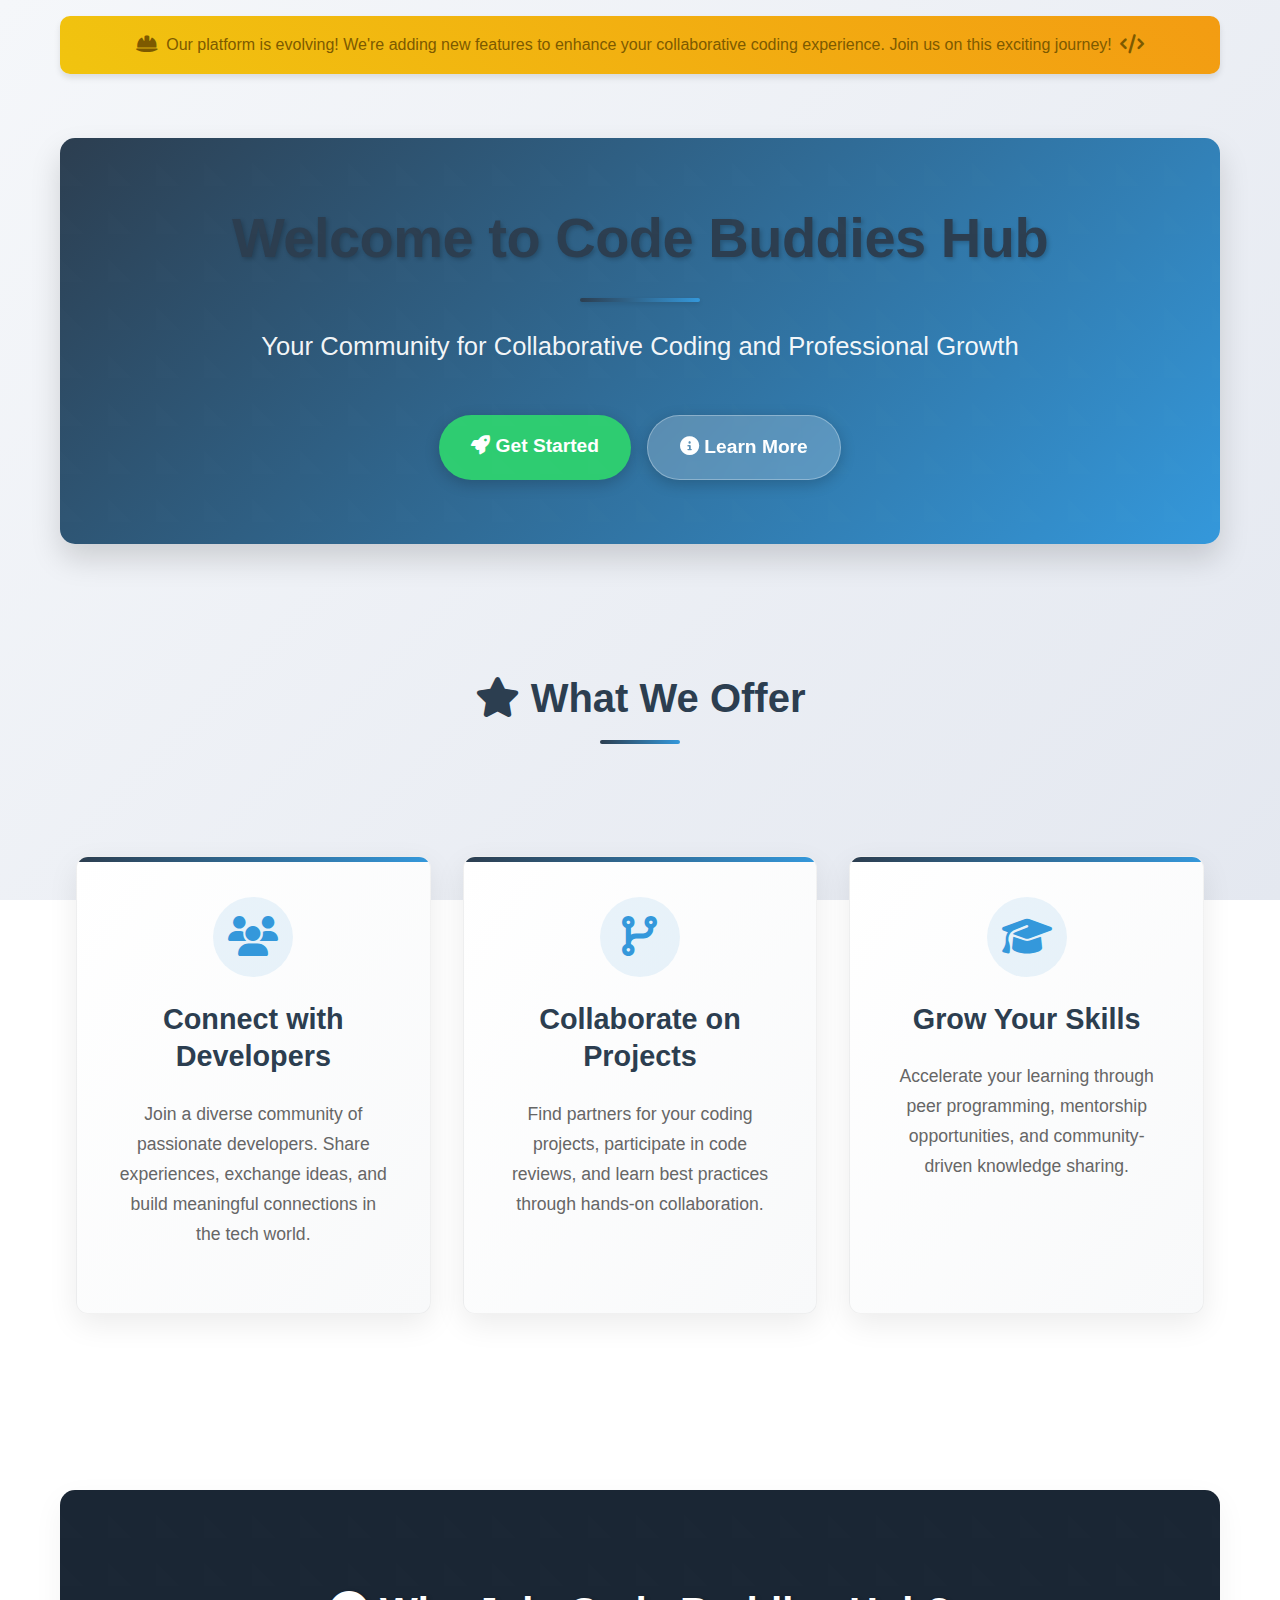
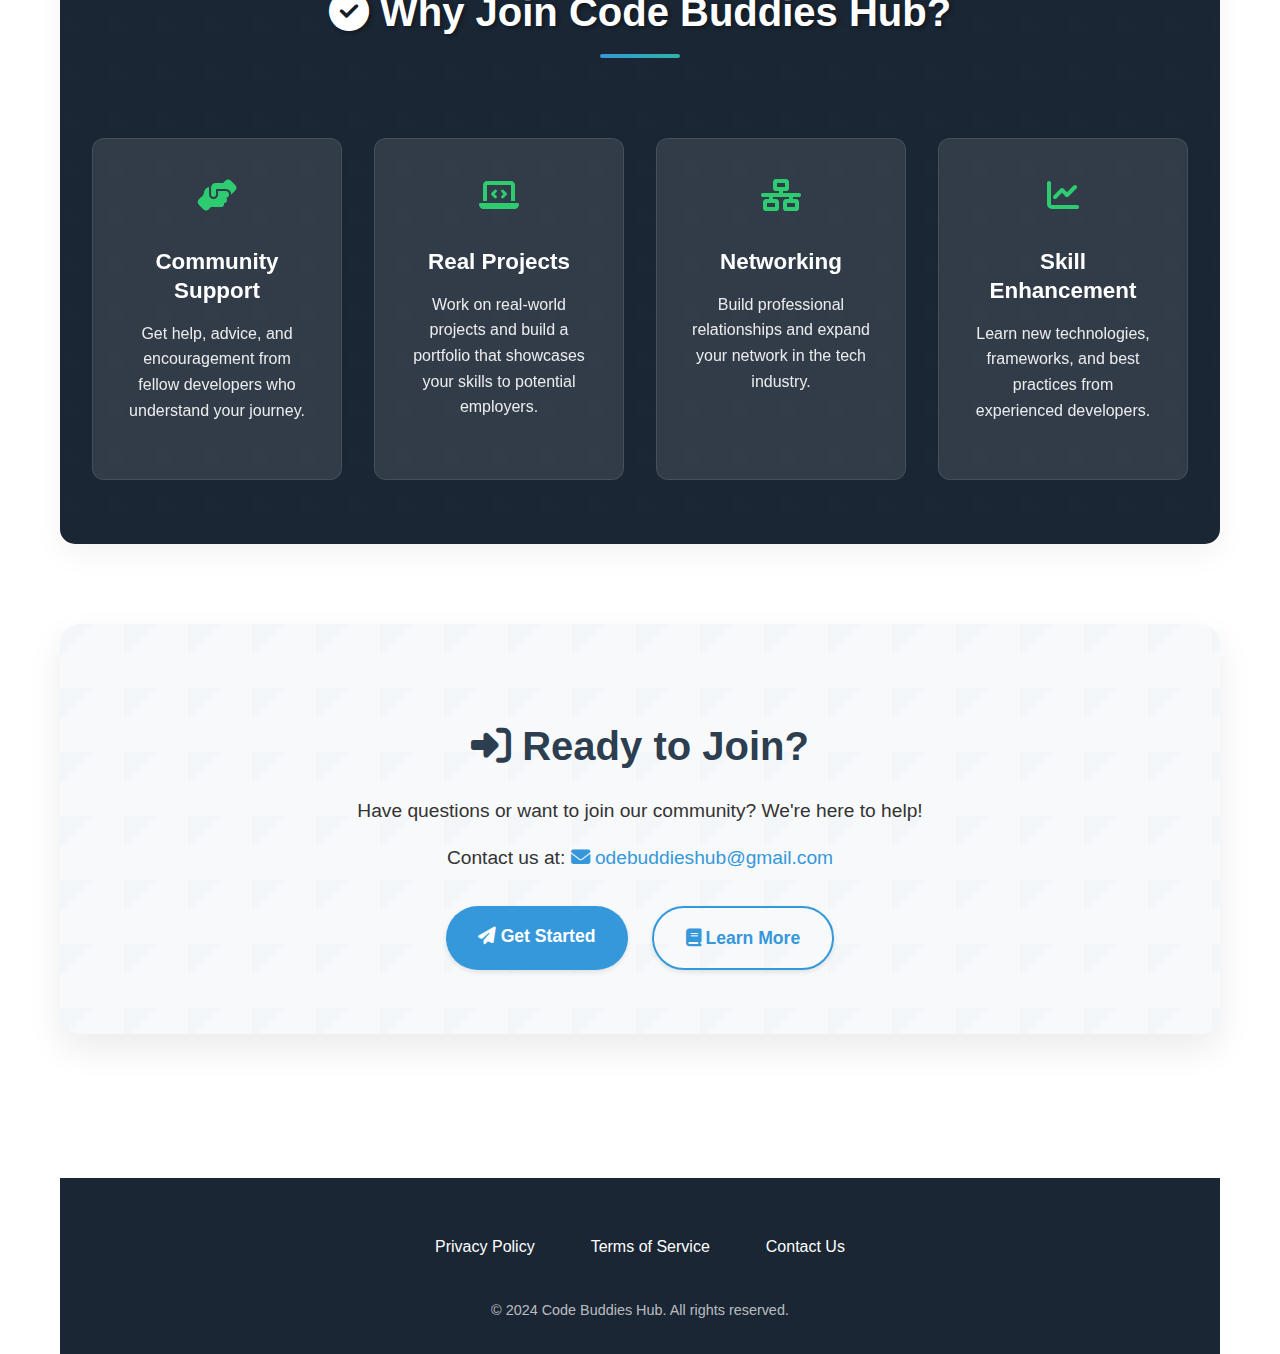
<file: index.html>
<!DOCTYPE html>
<html lang="en">
<head>
    <meta charset="UTF-8">
    <meta name="viewport" content="width=device-width, initial-scale=1.0">
    <meta name="description" content="Code Buddies Hub - Join our thriving community of developers. Connect with peers, collaborate on projects, and enhance your coding skills through mentorship and knowledge sharing.">
    <meta name="keywords" content="code buddies, developer community, coding collaboration, peer programming, developer networking, coding mentorship">
    <meta name="robots" content="index, follow">
    <meta property="og:title" content="Code Buddies Hub - Connect, Code, Create">
    <meta property="og:description" content="Join our thriving community of developers. Connect with peers, collaborate on projects, and enhance your coding skills.">
    <meta property="og:type" content="website">
    <title>Code Buddies Hub - Developer Community for Collaboration and Growth</title>
    <link rel="stylesheet" href="styles/main.css">
    <link rel="stylesheet" href="styles/index.css">
    <link rel="stylesheet" href="https://cdnjs.cloudflare.com/ajax/libs/font-awesome/6.4.0/css/all.min.css">
</head>
<body>
    <div class="container">
        <div class="construction-banner">
            <i class="fas fa-hard-hat"></i> Our platform is evolving! We're adding new features to enhance your collaborative coding experience. 
            Join us on this exciting journey! <i class="fas fa-code"></i>
        </div>

        <main>
            <section class="welcome-section">
                <h1>Welcome to Code Buddies Hub</h1>
                <p class="subtitle">Your Community for Collaborative Coding and Professional Growth</p>
                <div class="hero-cta">
                    <a href="contact.html" class="cta-primary"><i class="fas fa-rocket"></i> Get Started</a>
                    <a href="more.html" class="cta-secondary"><i class="fas fa-info-circle"></i> Learn More</a>
                </div>
            </section>
            
            <section class="features-section">
                <h2><i class="fas fa-star"></i> What We Offer</h2>
                <div class="features" aria-label="Key Features">
                    <article class="feature-card">
                        <div class="feature-icon"><i class="fas fa-users"></i></div>
                        <h3>Connect with Developers</h3>
                        <p>Join a diverse community of passionate developers. Share experiences, exchange ideas, and build meaningful connections in the tech world.</p>
                    </article>
                    <article class="feature-card">
                        <div class="feature-icon"><i class="fas fa-code-branch"></i></div>
                        <h3>Collaborate on Projects</h3>
                        <p>Find partners for your coding projects, participate in code reviews, and learn best practices through hands-on collaboration.</p>
                    </article>
                    <article class="feature-card">
                        <div class="feature-icon"><i class="fas fa-graduation-cap"></i></div>
                        <h3>Grow Your Skills</h3>
                        <p>Accelerate your learning through peer programming, mentorship opportunities, and community-driven knowledge sharing.</p>
                    </article>
                </div>
            </section>

            <section class="benefits-section">
                <h2><i class="fas fa-check-circle"></i> Why Join Code Buddies Hub?</h2>
                <div class="benefits-grid">
                    <div class="benefit-item">
                        <div class="benefit-icon"><i class="fas fa-hands-helping"></i></div>
                        <h4>Community Support</h4>
                        <p>Get help, advice, and encouragement from fellow developers who understand your journey.</p>
                    </div>
                    <div class="benefit-item">
                        <div class="benefit-icon"><i class="fas fa-laptop-code"></i></div>
                        <h4>Real Projects</h4>
                        <p>Work on real-world projects and build a portfolio that showcases your skills to potential employers.</p>
                    </div>
                    <div class="benefit-item">
                        <div class="benefit-icon"><i class="fas fa-network-wired"></i></div>
                        <h4>Networking</h4>
                        <p>Build professional relationships and expand your network in the tech industry.</p>
                    </div>
                    <div class="benefit-item">
                        <div class="benefit-icon"><i class="fas fa-chart-line"></i></div>
                        <h4>Skill Enhancement</h4>
                        <p>Learn new technologies, frameworks, and best practices from experienced developers.</p>
                    </div>
                </div>
            </section>

            <section class="join-section">
                <h2><i class="fas fa-sign-in-alt"></i> Ready to Join?</h2>
                <p>Have questions or want to join our community? We're here to help!</p>
                <p>Contact us at: <a href="mailto:odebuddieshub@gmail.com"><i class="fas fa-envelope"></i> odebuddieshub@gmail.com</a></p>
                <div class="cta-buttons">
                    <a href="contact.html" class="cta-primary"><i class="fas fa-paper-plane"></i> Get Started</a>
                    <a href="more.html" class="cta-secondary"><i class="fas fa-book"></i> Learn More</a>
                </div>
            </section>
        </main>

        <footer class="footer">
            <div class="container">
                <div class="footer-content">
                    <nav class="footer-links" aria-label="Footer Navigation">
                        <a href="privacy-policy.html">Privacy Policy</a>
                        <a href="terms-of-service.html">Terms of Service</a>
                        <a href="contact.html">Contact Us</a>
                    </nav>
                    <div id="copyright-container" data-year="2024"></div>
                </div>
            </div>
        </footer>
    </div>
</body>
</html>
</file>
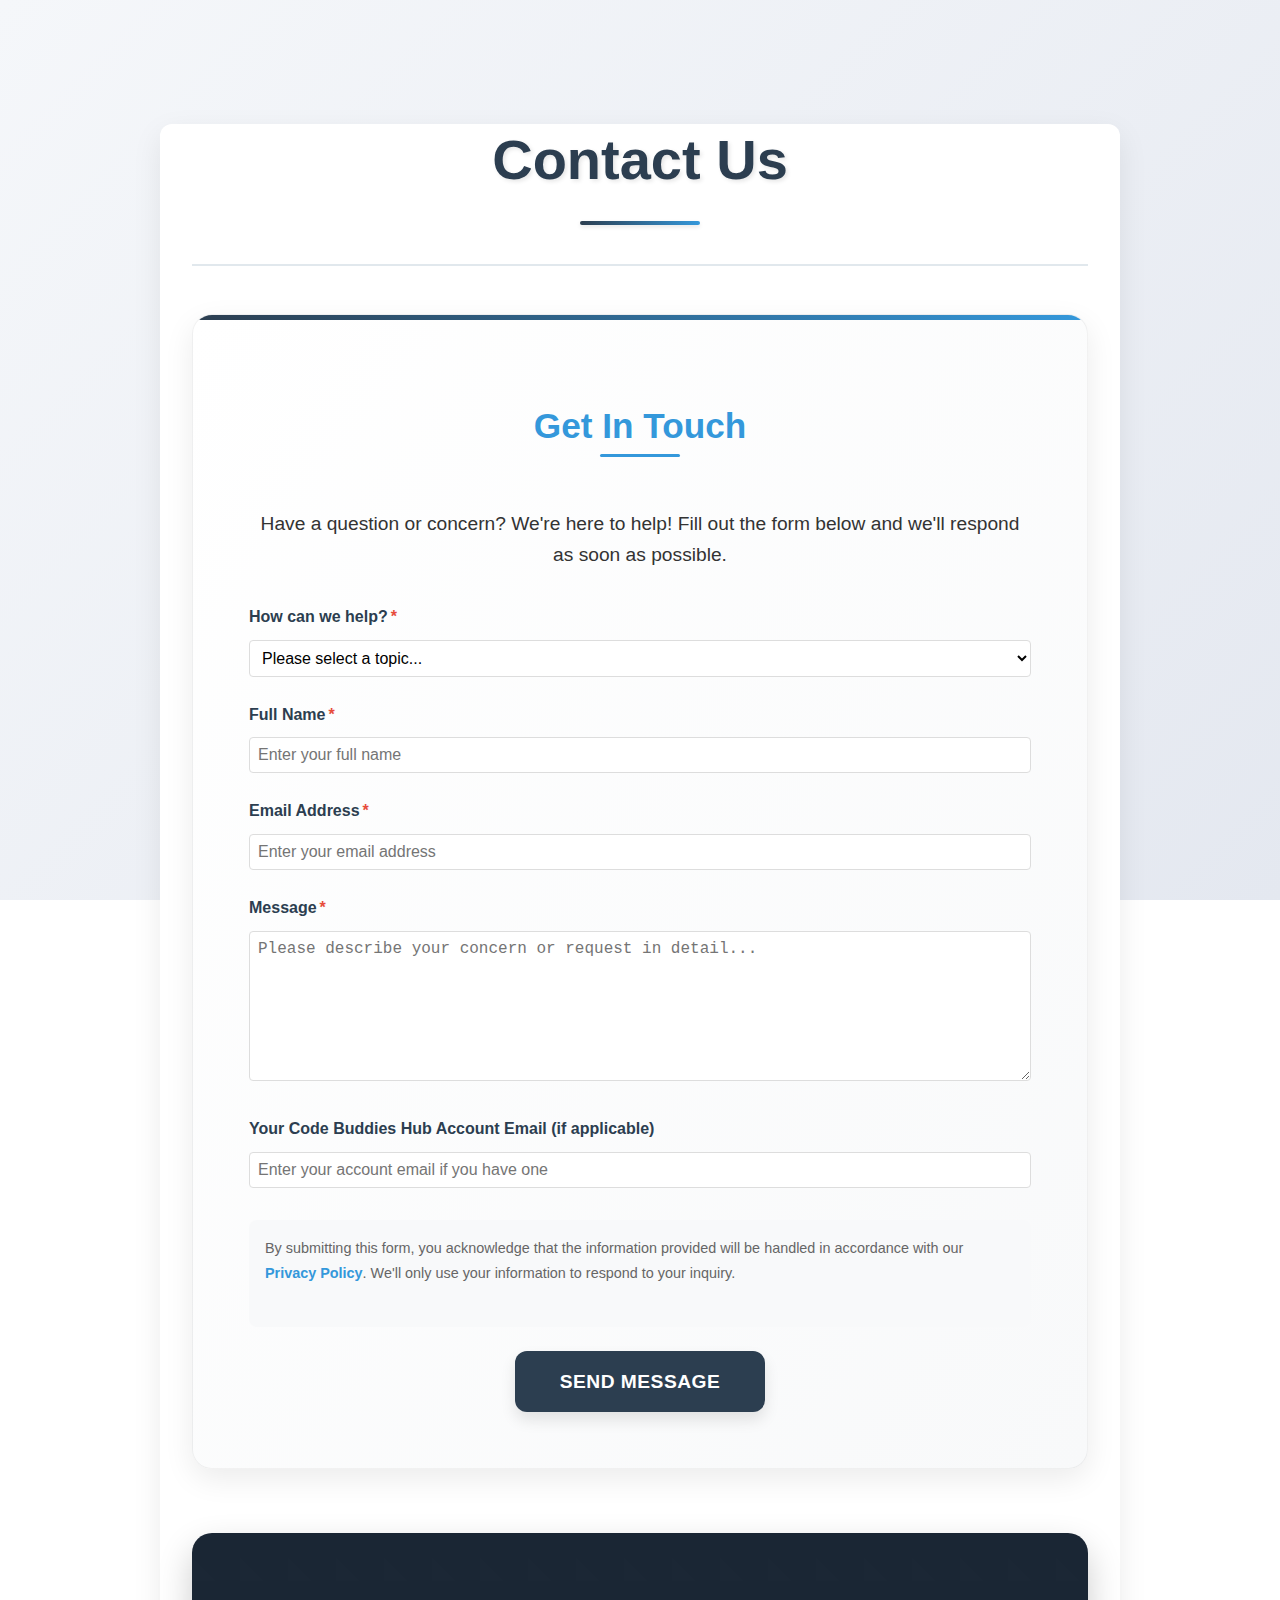
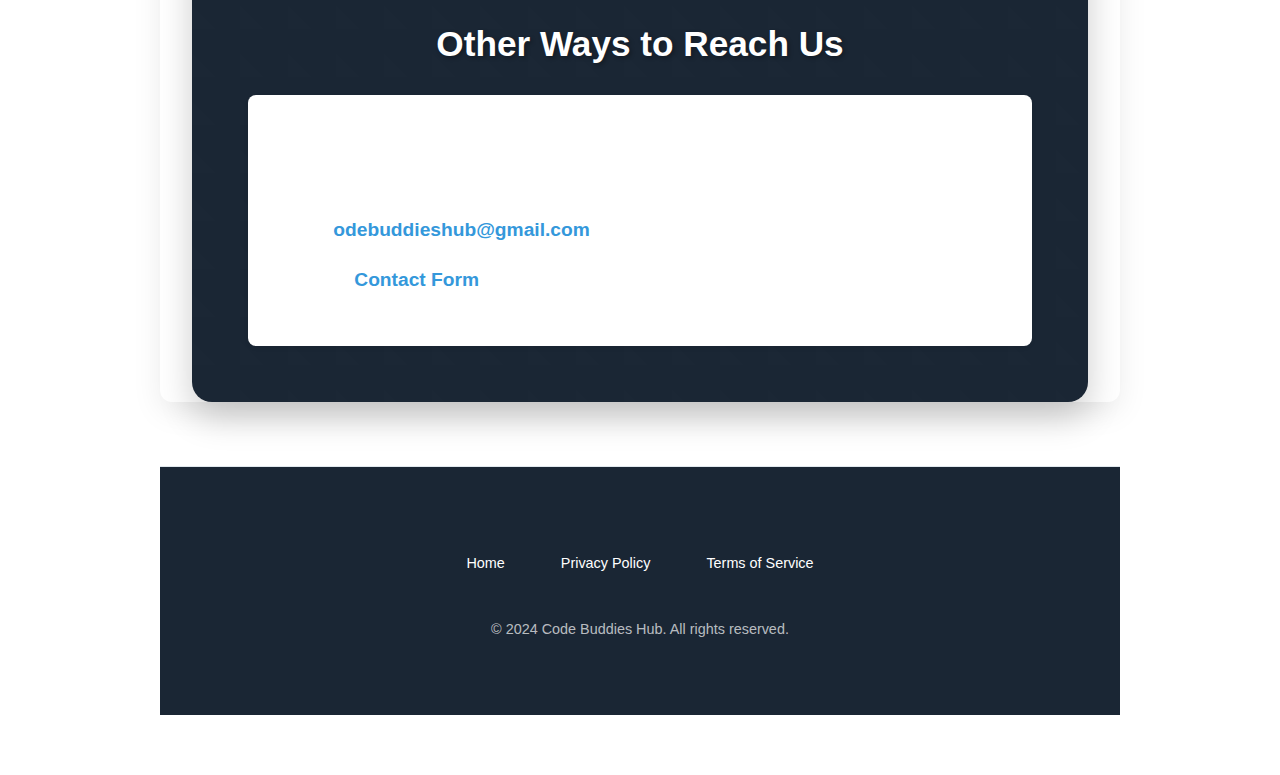
<file: contact.html>
<!DOCTYPE html>
<html lang="en">
<head>
    <meta charset="UTF-8">
    <meta name="viewport" content="width=device-width, initial-scale=1.0">
    <meta name="description" content="Contact Code Buddies Hub - Get in touch with us for privacy concerns or general inquiries">
    <meta name="robots" content="index, follow">
    <title>Contact Us - Code Buddies Hub</title>
    <link rel="stylesheet" href="styles/main.css">
    <link rel="stylesheet" href="styles/contact.css">
</head>
<body>
    <div class="container">
        <main class="story-section">
            <h1>Contact Us</h1>
            
            <div class="success-message" id="successMessage">
                Thank you for your message! We'll get back to you soon.
            </div>

            <section class="form-section">
                <h2>Get In Touch</h2>
                <div class="form-info">
                    <p>Have a question or concern? We're here to help! Fill out the form below and we'll respond as soon as possible.</p>
                </div>

                <form id="contactForm" action="/submit-form" method="POST">
                    <div class="form-group">
                        <label for="inquiryType">How can we help?<span class="required">*</span></label>
                        <select id="inquiryType" name="inquiryType" required>
                            <option value="">Please select a topic...</option>
                            <option value="privacy">Privacy Concern</option>
                            <option value="data-request">Data Access Request</option>
                            <option value="delete-data">Data Deletion Request</option>
                            <option value="general">General Inquiry</option>
                            <option value="bug">Report a Bug</option>
                            <option value="feedback">Feedback</option>
                        </select>
                    </div>

                    <div class="form-group">
                        <label for="name">Full Name<span class="required">*</span></label>
                        <input type="text" id="name" name="name" required 
                               placeholder="Enter your full name">
                    </div>

                    <div class="form-group">
                        <label for="email">Email Address<span class="required">*</span></label>
                        <input type="email" id="email" name="email" required 
                               placeholder="Enter your email address">
                    </div>

                    <div class="form-group">
                        <label for="message">Message<span class="required">*</span></label>
                        <textarea id="message" name="message" required 
                                  placeholder="Please describe your concern or request in detail..."></textarea>
                    </div>

                    <div class="form-group">
                        <label for="accountEmail">Your Code Buddies Hub Account Email (if applicable)</label>
                        <input type="email" id="accountEmail" name="accountEmail" 
                               placeholder="Enter your account email if you have one">
                    </div>

                    <div class="privacy-notice">
                        <p>By submitting this form, you acknowledge that the information provided will be handled in accordance with our <a href="privacy-policy.html">Privacy Policy</a>. We'll only use your information to respond to your inquiry.</p>
                    </div>

                    <button type="submit" class="submit-button">Send Message</button>
                </form>
            </section>

            <section class="contact-info-section">
                <h2>Other Ways to Reach Us</h2>
                <div class="contact-info">
                    <p>If you have any questions, concerns, or requests related to this Privacy Policy or our privacy practices, please contact us:</p>
                    <ul>
                        <li>Email: <a href="mailto:odebuddieshub@gmail.com">odebuddieshub@gmail.com</a></li>
                        <li>Website: <a href="contact.html">Contact Form</a></li>
                    </ul>
                </div>
            </section>
        </main>

        <footer class="footer">
            <div class="container">
                <div class="footer-content">
                    <nav class="footer-links" aria-label="Footer Navigation">
                        <a href="index.html">Home</a>
                        <a href="privacy-policy.html">Privacy Policy</a>
                        <a href="terms-of-service.html">Terms of Service</a>
                    </nav>
                    <div id="copyright-container" data-year="2024"></div>
                </div>
            </div>
        </footer>
    </div>

    <script>
        document.getElementById('contactForm').addEventListener('submit', function(e) {
            e.preventDefault();
            
            // Show success message
            const successMessage = document.getElementById('successMessage');
            successMessage.style.display = 'block';
            
            // Scroll to success message
            successMessage.scrollIntoView({ behavior: 'smooth' });
            
            // Reset form
            this.reset();
            
            // Hide success message after 5 seconds
            setTimeout(() => {
                successMessage.style.display = 'none';
            }, 5000);
        });
    </script>
</body>
</html>
</file>
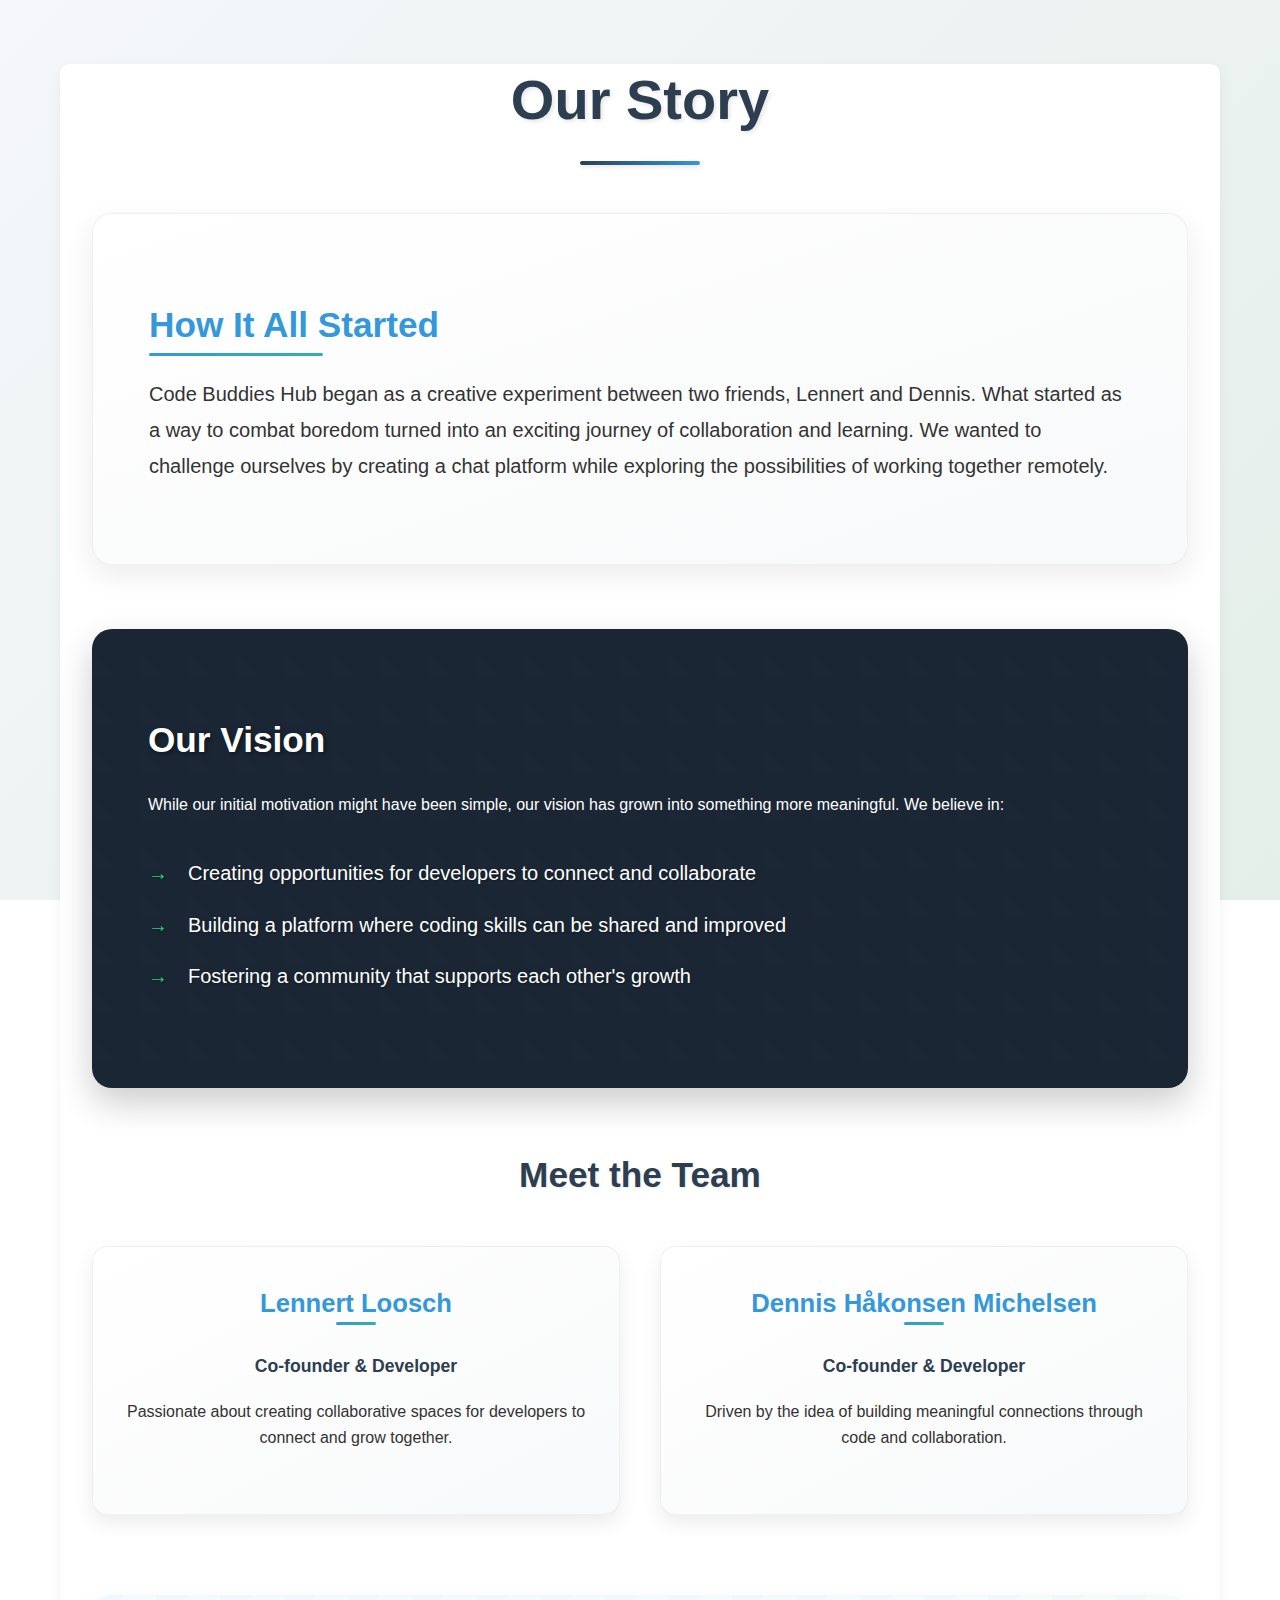
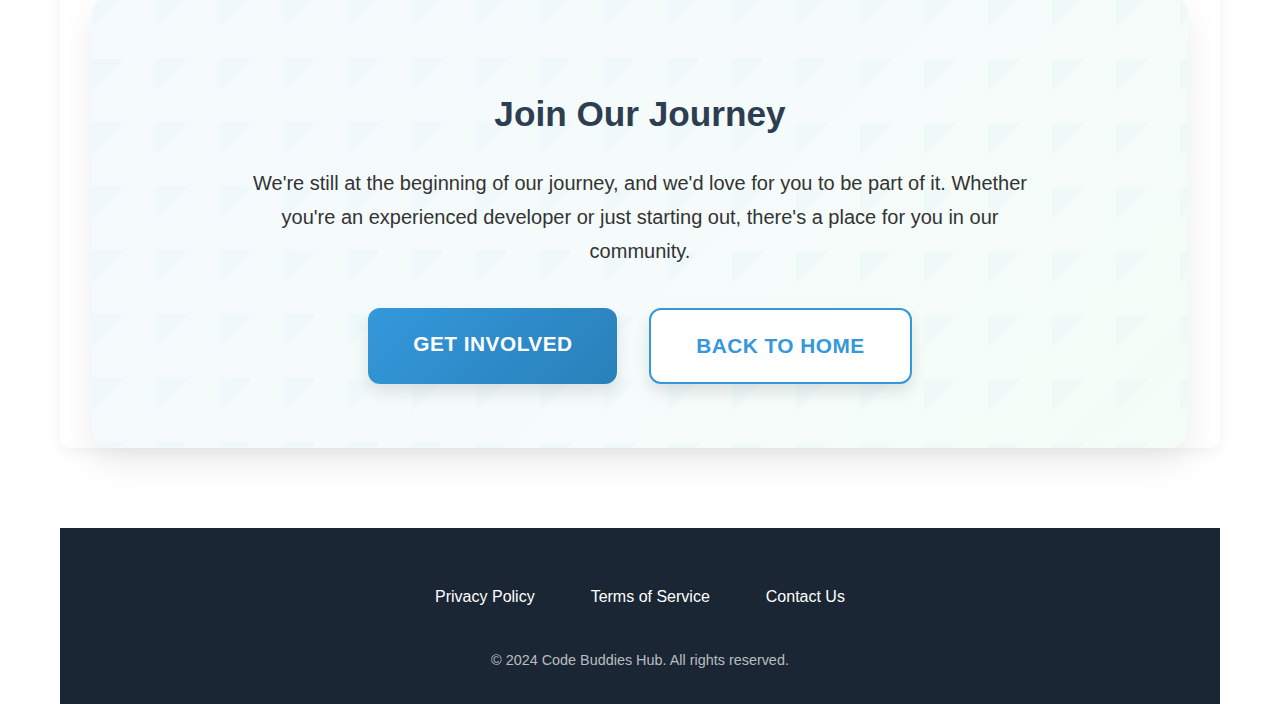
<file: more.html>
<!DOCTYPE html>
<html lang="en">
<head>
    <meta charset="UTF-8">
    <meta name="viewport" content="width=device-width, initial-scale=1.0">
    <meta name="description" content="Learn more about Code Buddies Hub - Our story, mission, and the team behind this collaborative coding platform.">
    <meta name="keywords" content="code buddies, about us, developer community, coding collaboration, project story">
    <title>Learn More About Code Buddies Hub</title>
    <link rel="stylesheet" href="styles/main.css">
    <link rel="stylesheet" href="styles/learnmore.css">
</head>
<body>
    <div class="container">
        <main class="story-section">
            <h1>Our Story</h1>
            
            <section class="origin-story">
                <h2>How It All Started</h2>
                <p>Code Buddies Hub began as a creative experiment between two friends, Lennert and Dennis. What started as a way to combat boredom turned into an exciting journey of collaboration and learning. We wanted to challenge ourselves by creating a chat platform while exploring the possibilities of working together remotely.</p>
            </section>

            <section class="mission-vision">
                <h2>Our Vision</h2>
                <p>While our initial motivation might have been simple, our vision has grown into something more meaningful. We believe in:</p>
                <ul>
                    <li>Creating opportunities for developers to connect and collaborate</li>
                    <li>Building a platform where coding skills can be shared and improved</li>
                    <li>Fostering a community that supports each other's growth</li>
                </ul>
            </section>

            <section class="team-section">
                <h2>Meet the Team</h2>
                <div class="team-members">
                    <div class="team-member">
                        <h3>Lennert Loosch</h3>
                        <p>Co-founder & Developer</p>
                        <p>Passionate about creating collaborative spaces for developers to connect and grow together.</p>
                    </div>
                    <div class="team-member">
                        <h3>Dennis Håkonsen Michelsen</h3>
                        <p>Co-founder & Developer</p>
                        <p>Driven by the idea of building meaningful connections through code and collaboration.</p>
                    </div>
                </div>
            </section>

            <section class="join-section">
                <h2>Join Our Journey</h2>
                <p>We're still at the beginning of our journey, and we'd love for you to be part of it. Whether you're an experienced developer or just starting out, there's a place for you in our community.</p>
                <div class="cta-buttons">
                    <a href="contact.html" class="cta-primary">Get Involved</a>
                    <a href="index.html" class="cta-secondary">Back to Home</a>
                </div>
            </section>
        </main>

        <footer class="footer">
            <div class="container">
                <div class="footer-content">
                    <nav class="footer-links" aria-label="Footer Navigation">
                        <a href="privacy-policy.html">Privacy Policy</a>
                        <a href="terms-of-service.html">Terms of Service</a>
                        <a href="contact.html">Contact Us</a>
                    </nav>
                    <div id="copyright-container" data-year="2024"></div>
                </div>
            </div>
        </footer>
    </div>
</body>
</html>
</file>
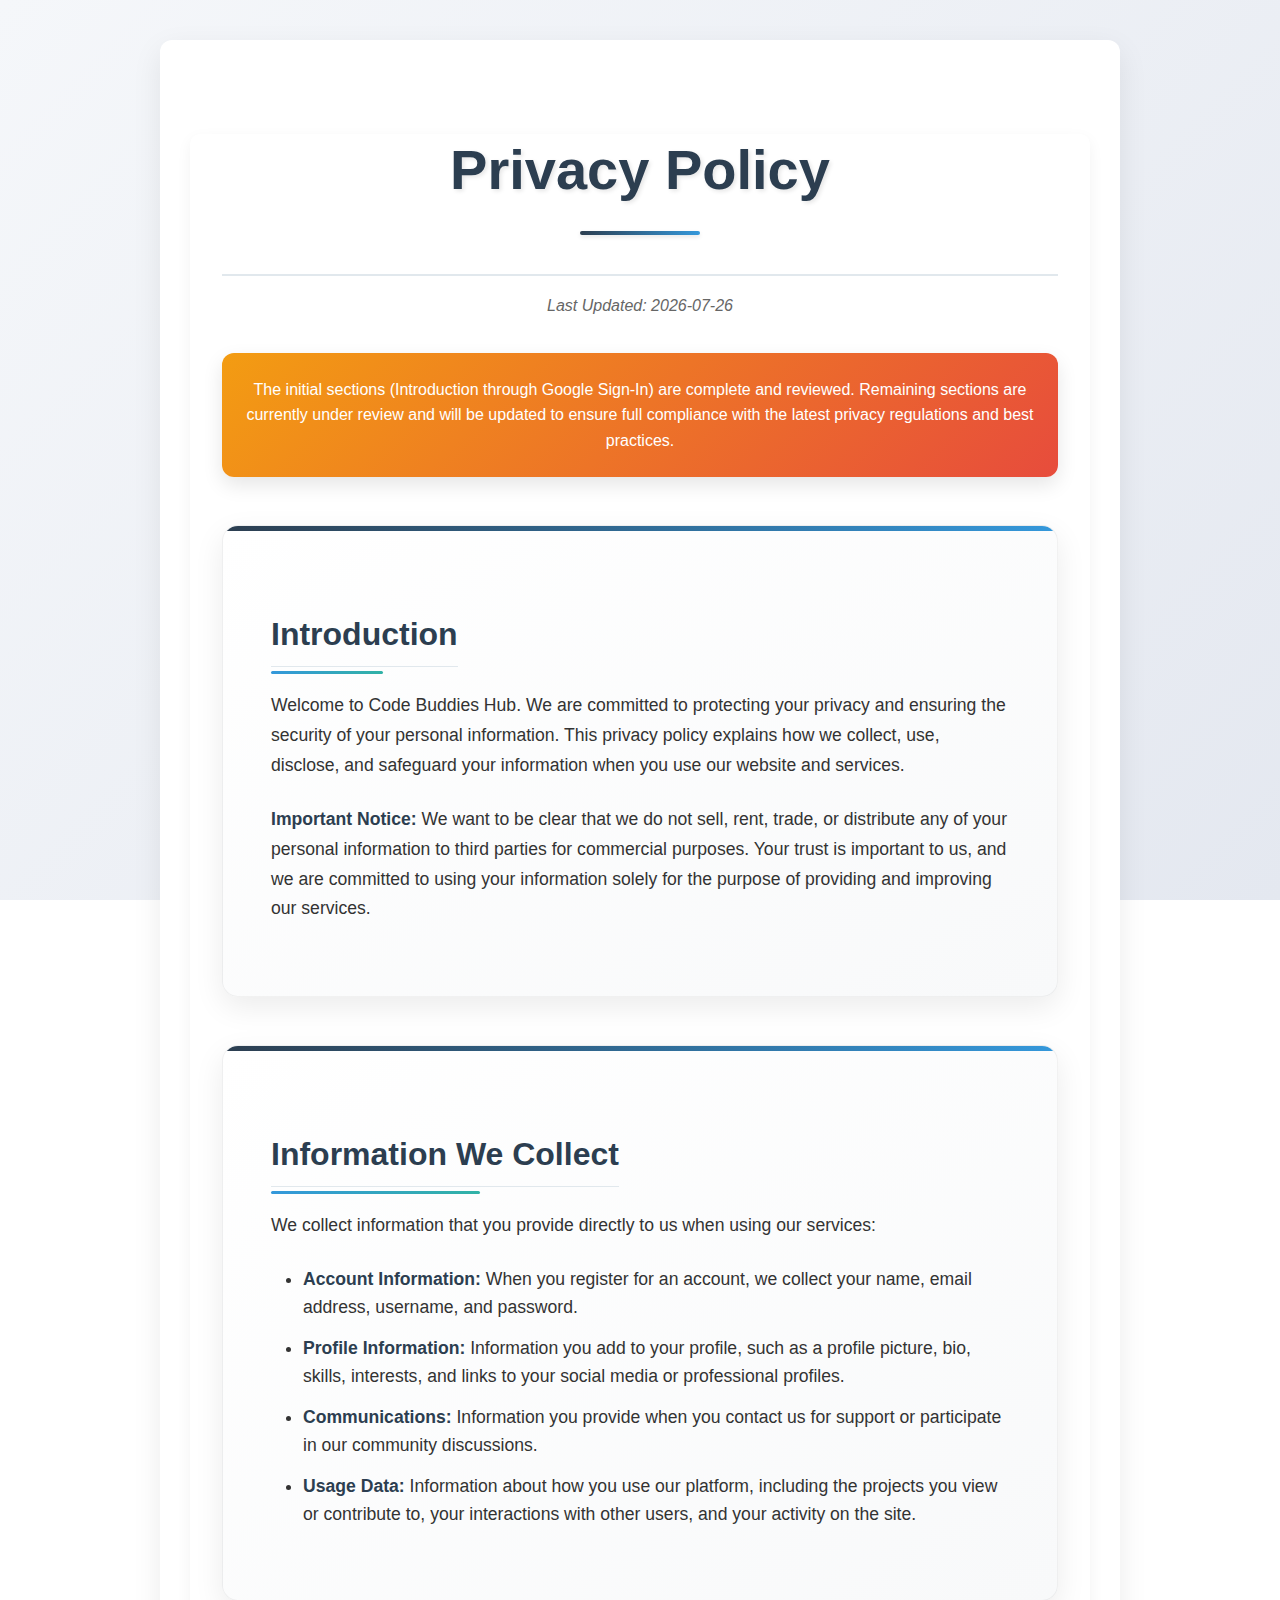
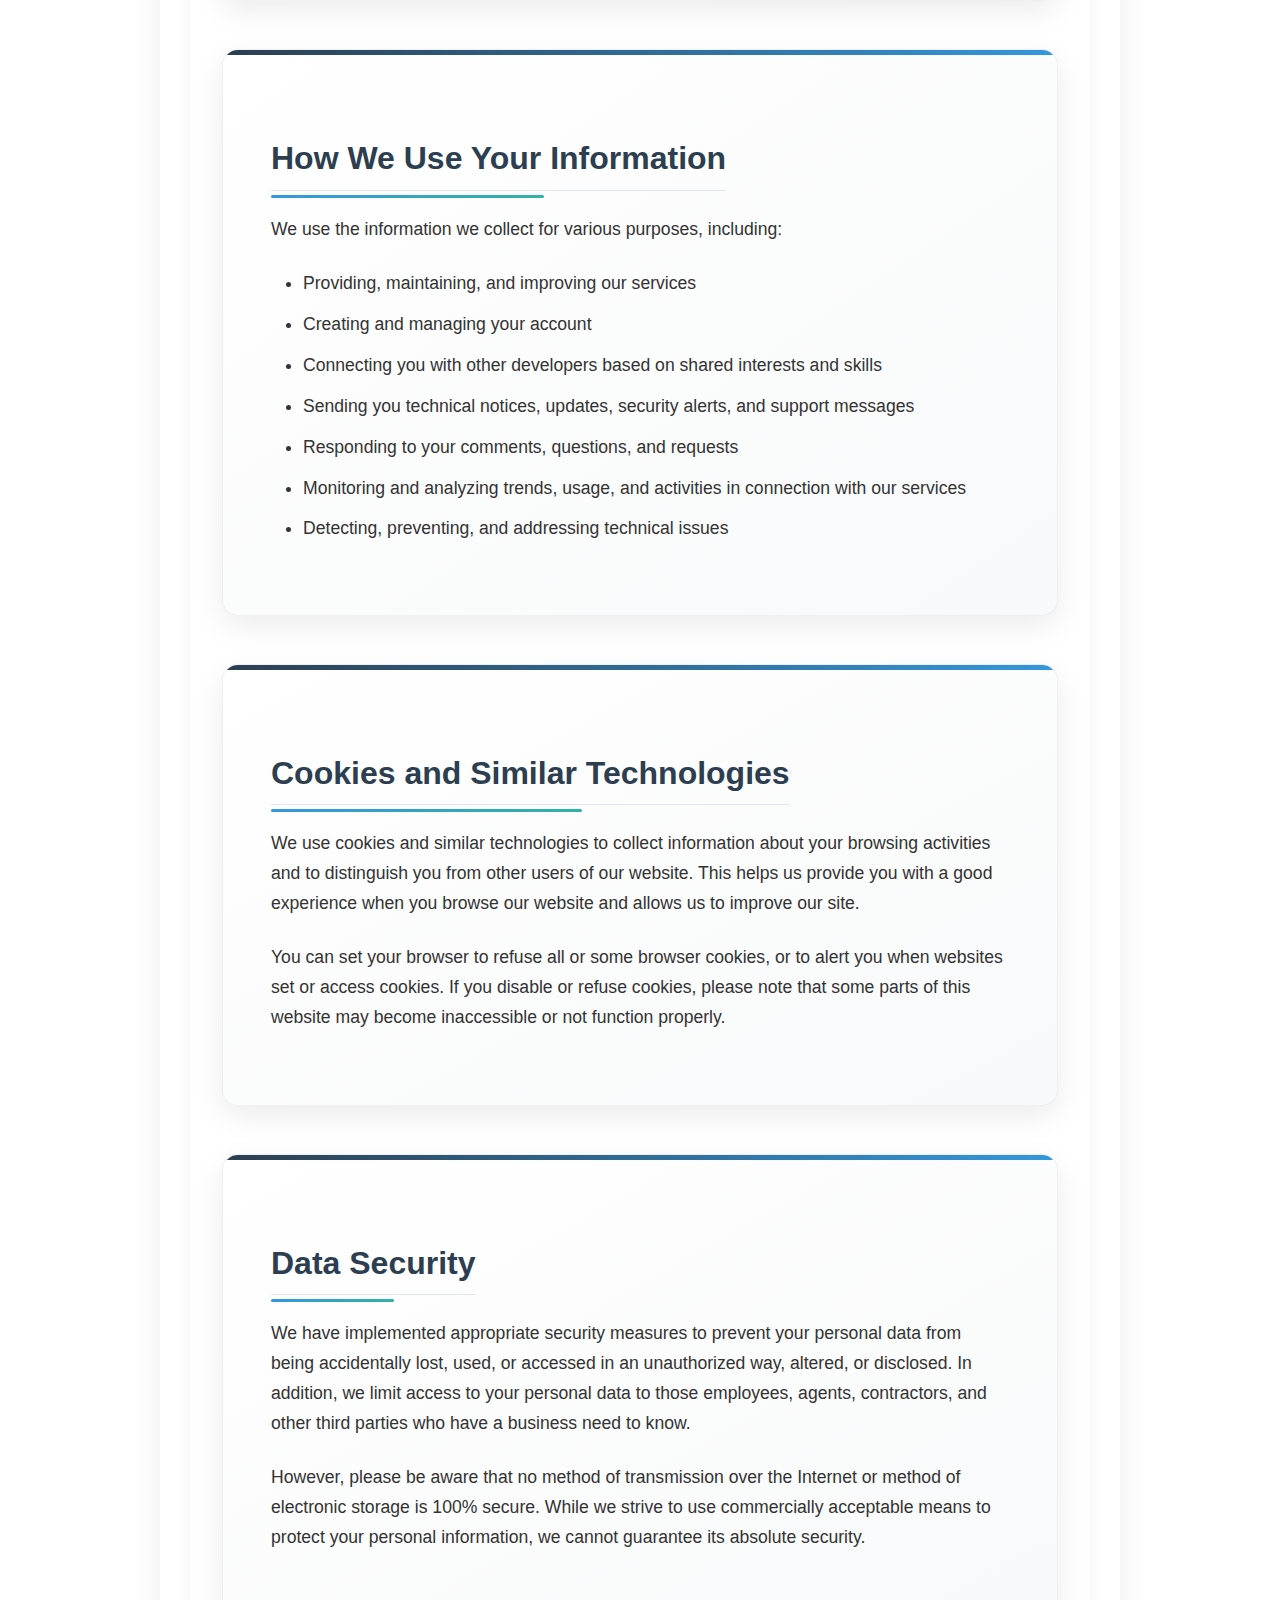
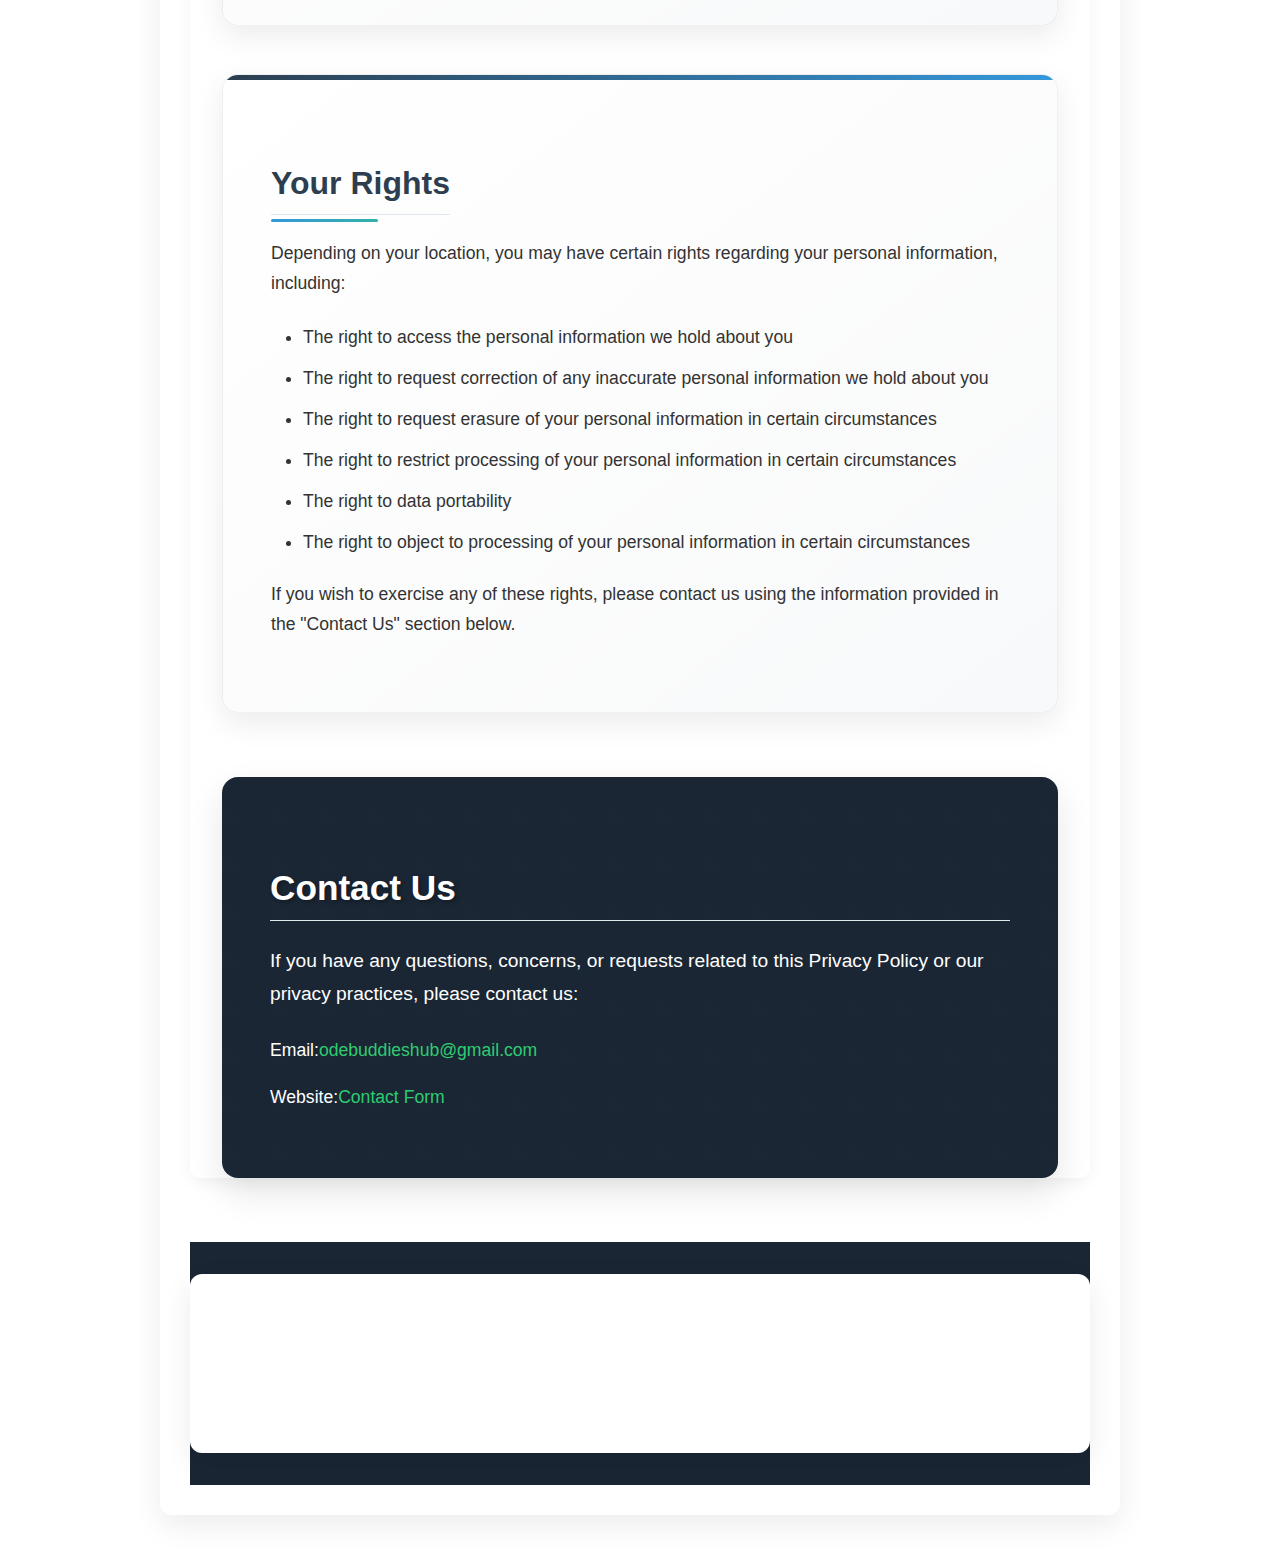
<file: privacy-policy.html>
<!DOCTYPE html>
<html lang="en">
<head>
    <meta charset="UTF-8">
    <meta name="viewport" content="width=device-width, initial-scale=1.0">
    <meta name="description" content="Code Buddies Hub Privacy Policy - Learn how we protect and manage your personal information">
    <meta name="robots" content="index, follow">
    <title>Privacy Policy - Code Buddies Hub</title>
    <link rel="stylesheet" href="styles/main.css">
    <link rel="stylesheet" href="styles/privacy-policy.css">
</head>
<body>
    <div class="container">
        <main class="story-section">
            <h1>Privacy Policy</h1>
            <p class="last-updated">Last Updated: <script>document.write(new Date().toISOString().split('T')[0])</script></p>

            <div class="notice-banner">
                The initial sections (Introduction through Google Sign-In) are complete and reviewed. Remaining sections are currently under review and will be updated to ensure full compliance with the latest privacy regulations and best practices.
            </div>

            <section class="policy-section">
                <h2>Introduction</h2>
                <p>Welcome to Code Buddies Hub. We are committed to protecting your privacy and ensuring the security of your personal information. This privacy policy explains how we collect, use, disclose, and safeguard your information when you use our website and services.</p>
                <p><strong>Important Notice:</strong> We want to be clear that we do not sell, rent, trade, or distribute any of your personal information to third parties for commercial purposes. Your trust is important to us, and we are committed to using your information solely for the purpose of providing and improving our services.</p>
            </section>

            <section class="policy-section">
                <h2>Information We Collect</h2>
                <p>We collect information that you provide directly to us when using our services:</p>
                <ul>
                    <li><strong>Account Information:</strong> When you register for an account, we collect your name, email address, username, and password.</li>
                    <li><strong>Profile Information:</strong> Information you add to your profile, such as a profile picture, bio, skills, interests, and links to your social media or professional profiles.</li>
                    <li><strong>Communications:</strong> Information you provide when you contact us for support or participate in our community discussions.</li>
                    <li><strong>Usage Data:</strong> Information about how you use our platform, including the projects you view or contribute to, your interactions with other users, and your activity on the site.</li>
                </ul>
            </section>

            <section class="policy-section">
                <h2>How We Use Your Information</h2>
                <p>We use the information we collect for various purposes, including:</p>
                <ul>
                    <li>Providing, maintaining, and improving our services</li>
                    <li>Creating and managing your account</li>
                    <li>Connecting you with other developers based on shared interests and skills</li>
                    <li>Sending you technical notices, updates, security alerts, and support messages</li>
                    <li>Responding to your comments, questions, and requests</li>
                    <li>Monitoring and analyzing trends, usage, and activities in connection with our services</li>
                    <li>Detecting, preventing, and addressing technical issues</li>
                </ul>
            </section>

            <section class="policy-section">
                <h2>Cookies and Similar Technologies</h2>
                <p>We use cookies and similar technologies to collect information about your browsing activities and to distinguish you from other users of our website. This helps us provide you with a good experience when you browse our website and allows us to improve our site.</p>
                <p>You can set your browser to refuse all or some browser cookies, or to alert you when websites set or access cookies. If you disable or refuse cookies, please note that some parts of this website may become inaccessible or not function properly.</p>
            </section>

            <section class="policy-section">
                <h2>Data Security</h2>
                <p>We have implemented appropriate security measures to prevent your personal data from being accidentally lost, used, or accessed in an unauthorized way, altered, or disclosed. In addition, we limit access to your personal data to those employees, agents, contractors, and other third parties who have a business need to know.</p>
                <p>However, please be aware that no method of transmission over the Internet or method of electronic storage is 100% secure. While we strive to use commercially acceptable means to protect your personal information, we cannot guarantee its absolute security.</p>
            </section>

            <section class="policy-section">
                <h2>Your Rights</h2>
                <p>Depending on your location, you may have certain rights regarding your personal information, including:</p>
                <ul>
                    <li>The right to access the personal information we hold about you</li>
                    <li>The right to request correction of any inaccurate personal information we hold about you</li>
                    <li>The right to request erasure of your personal information in certain circumstances</li>
                    <li>The right to restrict processing of your personal information in certain circumstances</li>
                    <li>The right to data portability</li>
                    <li>The right to object to processing of your personal information in certain circumstances</li>
                </ul>
                <p>If you wish to exercise any of these rights, please contact us using the information provided in the "Contact Us" section below.</p>
            </section>

            <section class="contact-info-section">
                <h2>Contact Us</h2>
                <p>If you have any questions, concerns, or requests related to this Privacy Policy or our privacy practices, please contact us:</p>
                <ul>
                    <li>Email: <a href="mailto:odebuddieshub@gmail.com">odebuddieshub@gmail.com</a></li>
                    <li>Website: <a href="contact.html">Contact Form</a></li>
                </ul>
            </section>
        </main>

        <footer class="footer">
            <div class="container">
                <div class="footer-content">
                    <nav class="footer-links" aria-label="Footer Navigation">
                        <a href="index.html">Home</a>
                        <a href="terms-of-service.html">Terms of Service</a>
                        <a href="contact.html">Contact Us</a>
                    </nav>
                    <div id="copyright-container" data-year="2024"></div>
                </div>
            </div>
        </footer>
    </div>
</body>
</html>
</file>
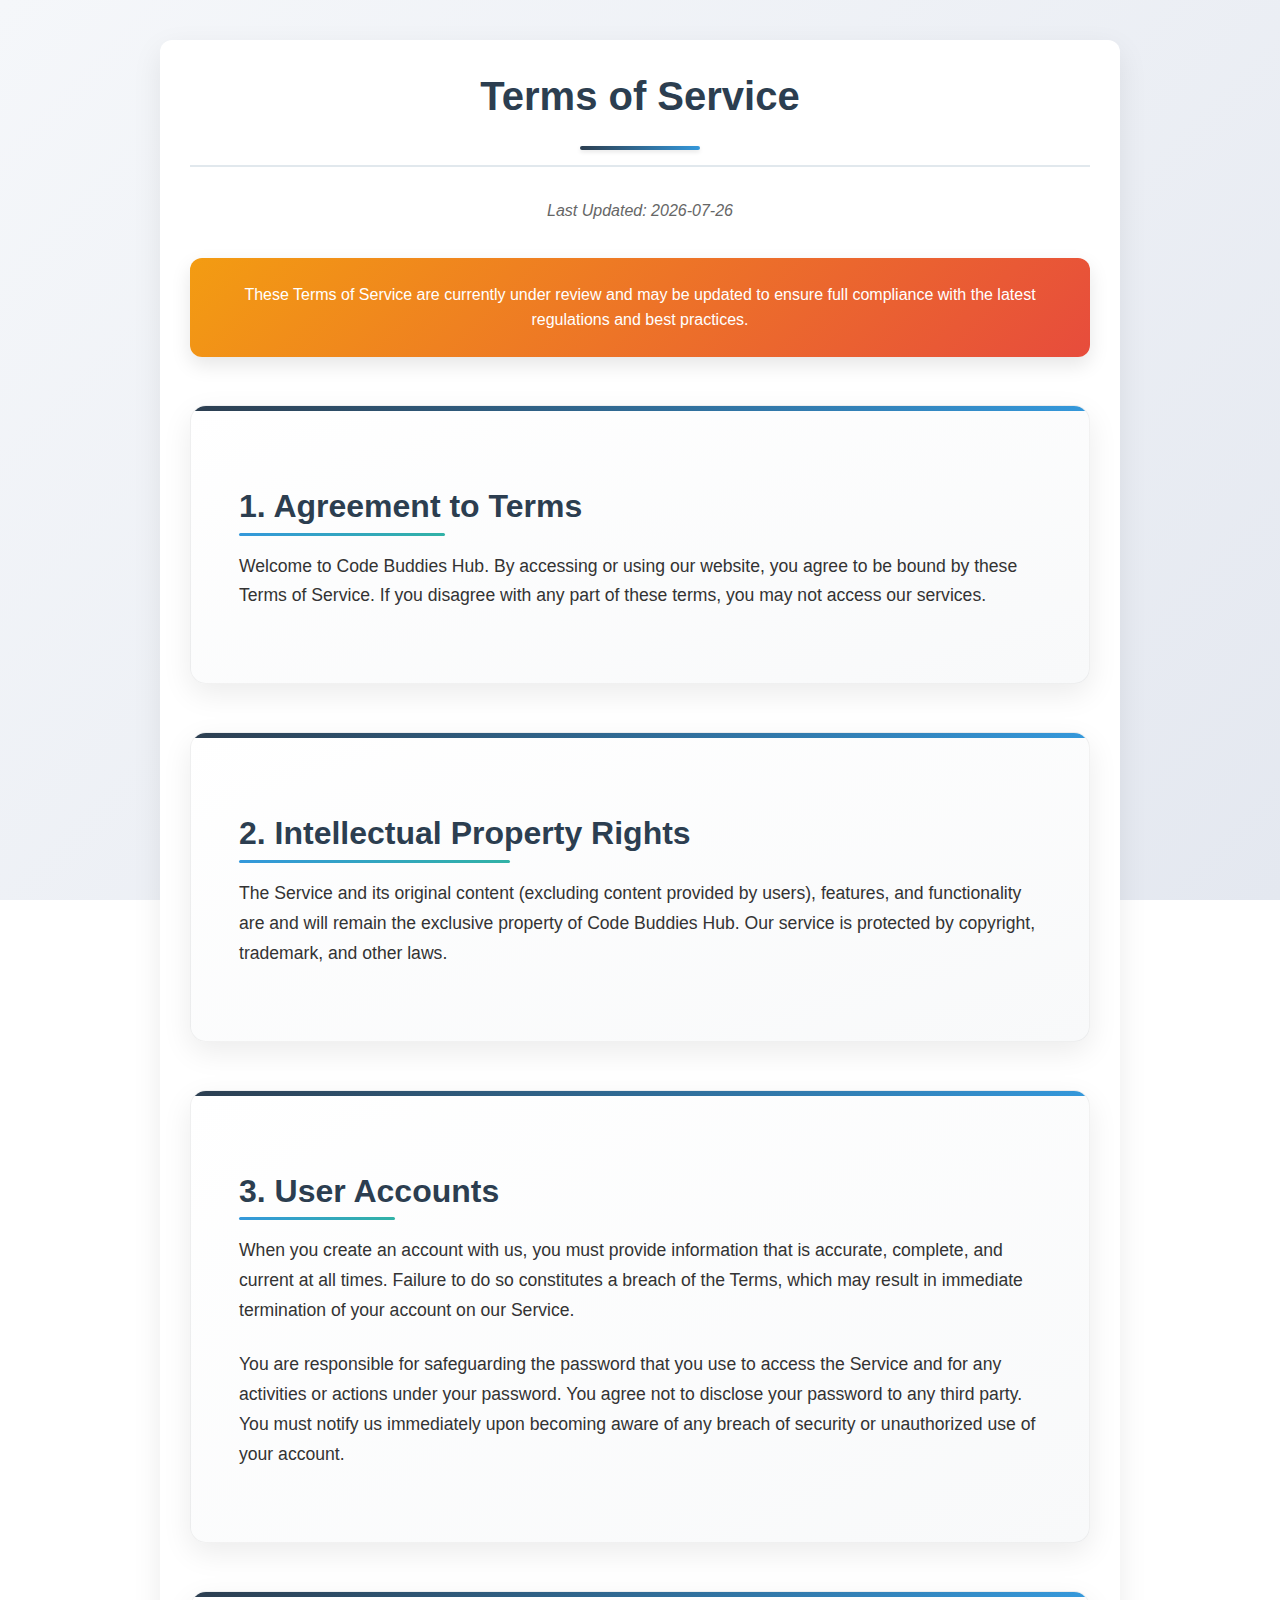
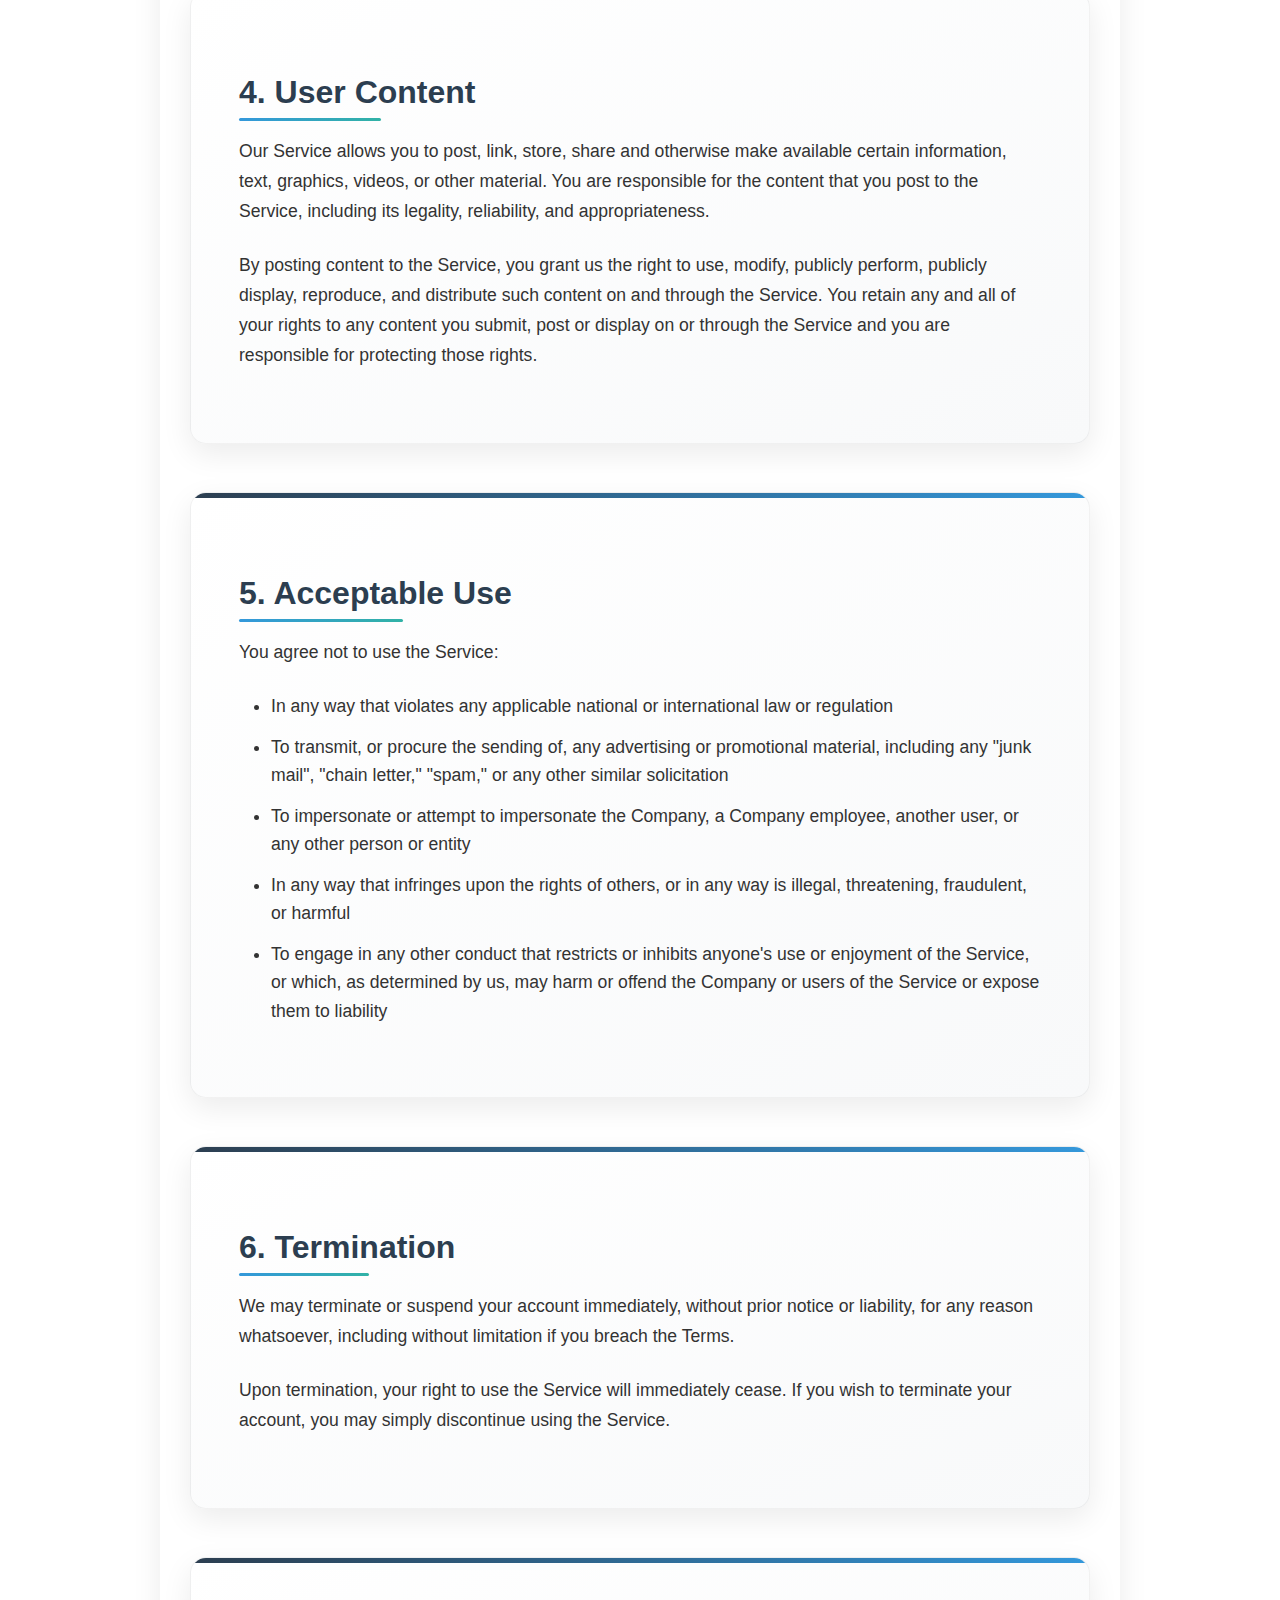
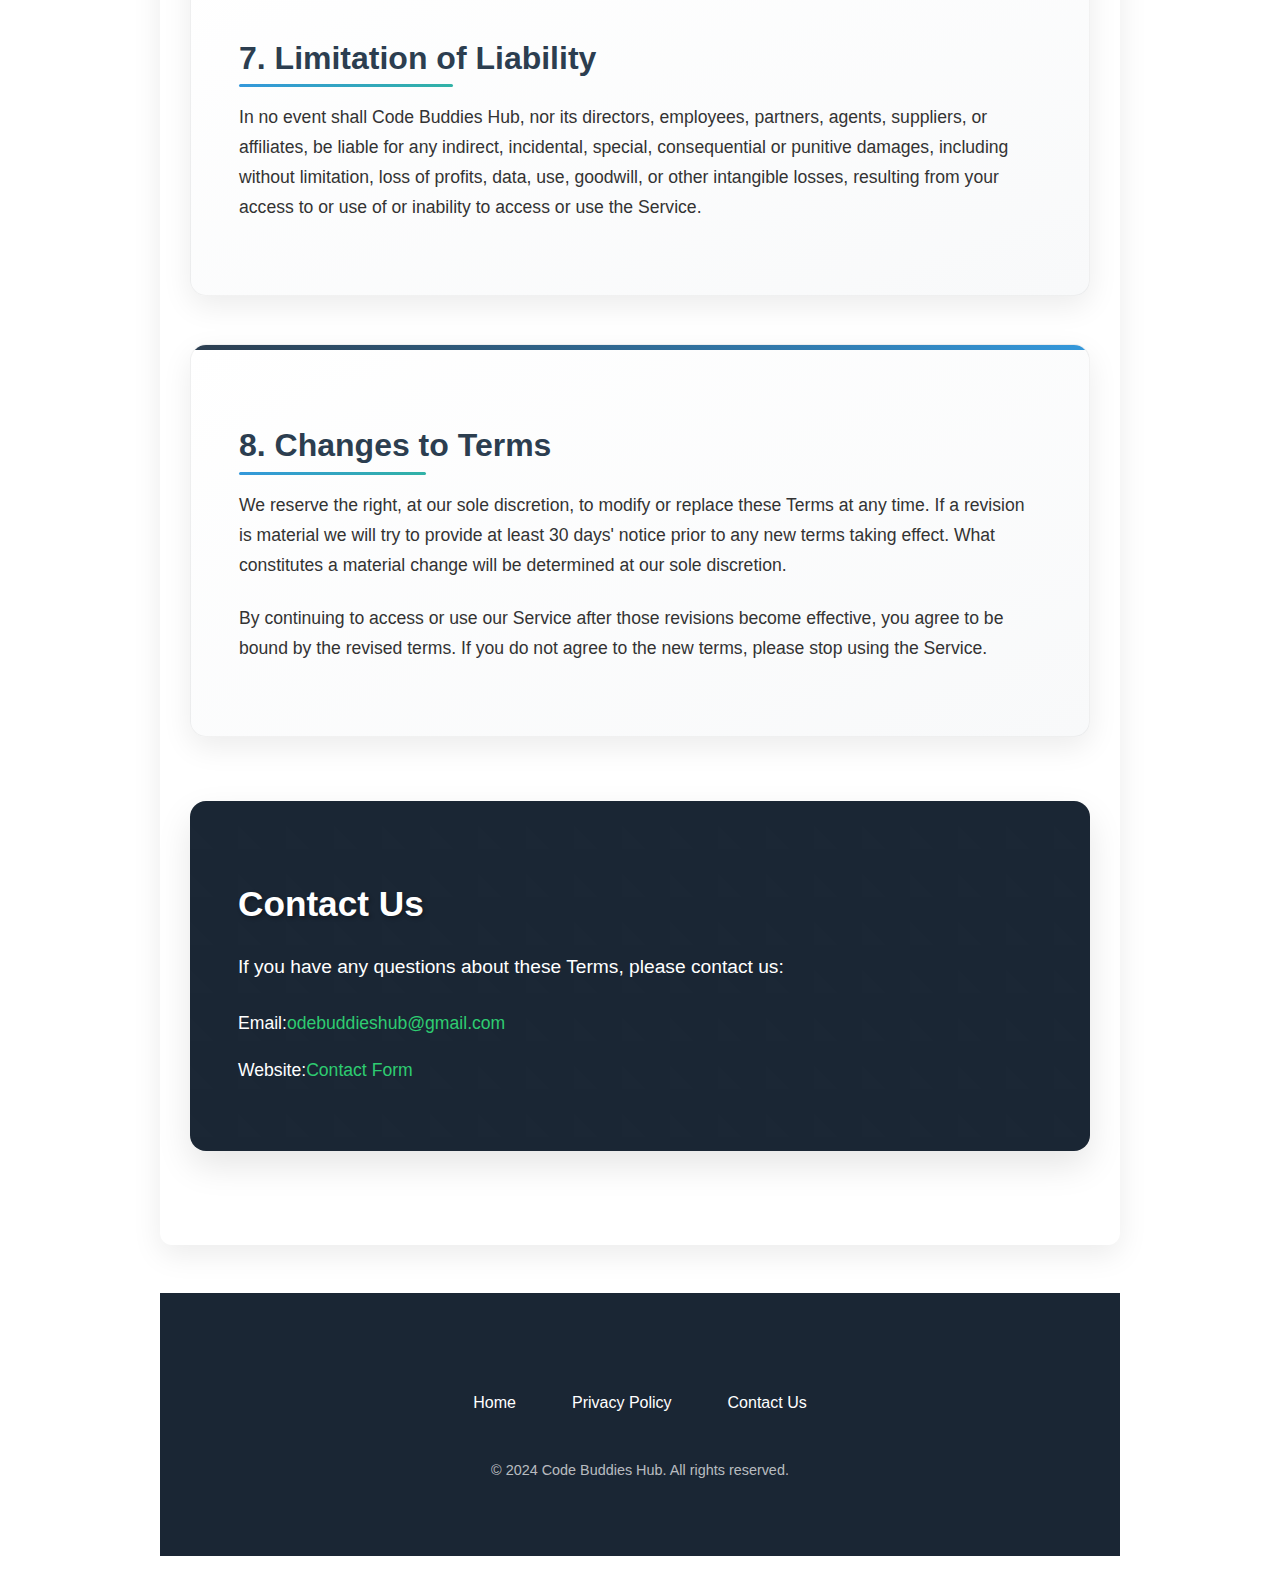
<file: terms-of-service.html>
<!DOCTYPE html>
<html lang="en">
<head>
    <meta charset="UTF-8">
    <meta name="viewport" content="width=device-width, initial-scale=1.0">
    <meta name="description" content="Code Buddies Hub Terms of Service - Learn about our terms and conditions">
    <meta name="robots" content="index, follow">
    <title>Terms of Service - Code Buddies Hub</title>
    <link rel="stylesheet" href="styles/main.css">
    <link rel="stylesheet" href="styles/terms-of-service.css">
</head>
<body>
    <div class="container">
        <main class="story-section">
            <h1>Terms of Service</h1>
            <p class="last-updated">Last Updated: <script>document.write(new Date().toISOString().split('T')[0])</script></p>

            <div class="notice-banner">
                These Terms of Service are currently under review and may be updated to ensure full compliance with the latest regulations and best practices.
            </div>

            <section class="terms-section">
                <h2>1. Agreement to Terms</h2>
                <p>Welcome to Code Buddies Hub. By accessing or using our website, you agree to be bound by these Terms of Service. If you disagree with any part of these terms, you may not access our services.</p>
            </section>

            <section class="terms-section">
                <h2>2. Intellectual Property Rights</h2>
                <p>The Service and its original content (excluding content provided by users), features, and functionality are and will remain the exclusive property of Code Buddies Hub. Our service is protected by copyright, trademark, and other laws.</p>
            </section>

            <section class="terms-section">
                <h2>3. User Accounts</h2>
                <p>When you create an account with us, you must provide information that is accurate, complete, and current at all times. Failure to do so constitutes a breach of the Terms, which may result in immediate termination of your account on our Service.</p>
                <p>You are responsible for safeguarding the password that you use to access the Service and for any activities or actions under your password. You agree not to disclose your password to any third party. You must notify us immediately upon becoming aware of any breach of security or unauthorized use of your account.</p>
            </section>

            <section class="terms-section">
                <h2>4. User Content</h2>
                <p>Our Service allows you to post, link, store, share and otherwise make available certain information, text, graphics, videos, or other material. You are responsible for the content that you post to the Service, including its legality, reliability, and appropriateness.</p>
                <p>By posting content to the Service, you grant us the right to use, modify, publicly perform, publicly display, reproduce, and distribute such content on and through the Service. You retain any and all of your rights to any content you submit, post or display on or through the Service and you are responsible for protecting those rights.</p>
            </section>

            <section class="terms-section">
                <h2>5. Acceptable Use</h2>
                <p>You agree not to use the Service:</p>
                <ul>
                    <li>In any way that violates any applicable national or international law or regulation</li>
                    <li>To transmit, or procure the sending of, any advertising or promotional material, including any "junk mail", "chain letter," "spam," or any other similar solicitation</li>
                    <li>To impersonate or attempt to impersonate the Company, a Company employee, another user, or any other person or entity</li>
                    <li>In any way that infringes upon the rights of others, or in any way is illegal, threatening, fraudulent, or harmful</li>
                    <li>To engage in any other conduct that restricts or inhibits anyone's use or enjoyment of the Service, or which, as determined by us, may harm or offend the Company or users of the Service or expose them to liability</li>
                </ul>
            </section>

            <section class="terms-section">
                <h2>6. Termination</h2>
                <p>We may terminate or suspend your account immediately, without prior notice or liability, for any reason whatsoever, including without limitation if you breach the Terms.</p>
                <p>Upon termination, your right to use the Service will immediately cease. If you wish to terminate your account, you may simply discontinue using the Service.</p>
            </section>

            <section class="terms-section">
                <h2>7. Limitation of Liability</h2>
                <p>In no event shall Code Buddies Hub, nor its directors, employees, partners, agents, suppliers, or affiliates, be liable for any indirect, incidental, special, consequential or punitive damages, including without limitation, loss of profits, data, use, goodwill, or other intangible losses, resulting from your access to or use of or inability to access or use the Service.</p>
            </section>

            <section class="terms-section">
                <h2>8. Changes to Terms</h2>
                <p>We reserve the right, at our sole discretion, to modify or replace these Terms at any time. If a revision is material we will try to provide at least 30 days' notice prior to any new terms taking effect. What constitutes a material change will be determined at our sole discretion.</p>
                <p>By continuing to access or use our Service after those revisions become effective, you agree to be bound by the revised terms. If you do not agree to the new terms, please stop using the Service.</p>
            </section>

            <section class="contact-info-section">
                <h2>Contact Us</h2>
                <p>If you have any questions about these Terms, please contact us:</p>
                <ul>
                    <li>Email: <a href="mailto:odebuddieshub@gmail.com">odebuddieshub@gmail.com</a></li>
                    <li>Website: <a href="contact.html">Contact Form</a></li>
                </ul>
            </section>
        </main>

        <footer class="footer">
            <div class="container">
                <div class="footer-content">
                    <nav class="footer-links" aria-label="Footer Navigation">
                        <a href="index.html">Home</a>
                        <a href="privacy-policy.html">Privacy Policy</a>
                        <a href="contact.html">Contact Us</a>
                    </nav>
                    <div id="copyright-container" data-year="2024"></div>
                </div>
            </div>
        </footer>
    </div>
</body>
</html>
</file>
<file: styles/main.css>
/* Global Styles */
* {
    margin: 0;
    padding: 0;
    box-sizing: border-box;
}

:root {
    --primary-color: #3498db;
    --primary-dark: #2980b9;
    --secondary-color: #2c3e50;
    --accent-color: #2ecc71;
    --text-color: #333;
    --light-bg: #f8f9fa;
    --border-color: #e1e8ed;
}

body {
    font-family: 'Segoe UI', Tahoma, Geneva, Verdana, sans-serif;
    line-height: 1.6;
    color: #333;
    background: linear-gradient(135deg, #f5f7fa 0%, #e4e8f0 100%);
    background-attachment: fixed;
}

.container {
    max-width: 1200px;
    margin: 0 auto;
    padding: 0 20px;
    width: 100%;
}

/* Footer Styles */
.footer {
    background-color: #1a2634;
    color: white;
    padding: 2rem 0;
    margin-top: 3rem;
}

.footer-content {
    display: flex;
    justify-content: center;
    align-items: center;
    flex-direction: column;
    text-align: center;
}

.footer-links {
    display: flex;
    justify-content: center;
    flex-wrap: wrap;
    gap: 1.5rem;
    margin: 1rem 0;
}

.footer-links a {
    color: white;
    text-decoration: none;
    font-weight: 500;
    padding: 0.5rem 1rem;
    border-radius: 4px;
    transition: all 0.3s ease;
    position: relative;
}

.footer-links a::after {
    content: '';
    position: absolute;
    bottom: 0;
    left: 0;
    width: 0;
    height: 2px;
    background: linear-gradient(90deg, #3498db, #2ecc71);
    transition: width 0.3s ease;
    border-radius: 2px;
}

.footer-links a:hover {
    background-color: rgba(255, 255, 255, 0.1);
    transform: translateY(-3px);
}

.footer-links a:hover::after {
    width: 100%;
}

.footer-links a + a::before {
    content: '';
    display: none;
}

.copyright {
    margin-top: 1rem;
    font-size: 0.9rem;
    color: rgba(255, 255, 255, 0.7);
}

#copyright-container::before {
    content: '© ' attr(data-year) ' Code Buddies Hub. All rights reserved.';
    display: block;
    text-align: center;
    margin-top: 1rem;
    font-size: 0.9rem;
    color: rgba(255, 255, 255, 0.7);
}

/* Typography */
h1, h2, h3, h4, h5, h6 {
    margin-bottom: 1rem;
    line-height: 1.3;
    color: #2c3e50;
}

h1 {
    font-size: 2.5rem;
    font-weight: 700;
    margin-bottom: 1.5rem;
}

h2 {
    font-size: 2rem;
    font-weight: 600;
    margin-top: 2rem;
}

h3 {
    font-size: 1.5rem;
    font-weight: 600;
}

p {
    margin-bottom: 1.5rem;
}

/* Button styling */
button, .btn, .cta-primary, .cta-secondary {
    padding: 0.75rem 1.5rem;
    border-radius: 6px;
    font-weight: 600;
    cursor: pointer;
    transition: all 0.3s ease;
    border: none;
    box-shadow: 0 2px 5px rgba(0, 0, 0, 0.1);
    font-size: 1rem;
    display: inline-block;
    text-align: center;
}

.btn-primary, .cta-primary {
    background: #3498db;
    color: white;
}

.btn-primary:hover, .cta-primary:hover {
    background: #2980b9;
    transform: translateY(-2px);
    box-shadow: 0 4px 8px rgba(0, 0, 0, 0.15);
}

.btn-secondary, .cta-secondary {
    background: white;
    color: #3498db;
    border: 1px solid #3498db;
}

.btn-secondary:hover, .cta-secondary:hover {
    background: #f8f9fa;
    color: #2980b9;
    transform: translateY(-2px);
    box-shadow: 0 4px 8px rgba(0, 0, 0, 0.1);
}

/* Common Section Styles */
.section, .story-section {
    background-color: white;
    border-radius: 10px;
    box-shadow: 0 5px 15px rgba(0, 0, 0, 0.05);
    padding: 2rem;
    margin-bottom: 2rem;
}

/* Notice Banner */
.notice-banner {
    background: linear-gradient(135deg, #f39c12, #e74c3c);
    color: white;
    padding: 1.5rem;
    border-radius: 12px;
    margin-bottom: 2rem;
    text-align: center;
    font-weight: 500;
    box-shadow: 0 8px 20px rgba(0, 0, 0, 0.1);
    line-height: 1.6;
}

/* Links */
a {
    color: #3498db;
    text-decoration: none;
    transition: color 0.3s ease, transform 0.2s ease;
}

a:hover {
    color: #2980b9;
    text-decoration: none;
}

/* Animations */
@keyframes fadeIn {
    from { opacity: 0; transform: translateY(20px); }
    to { opacity: 1; transform: translateY(0); }
}

@keyframes gradientShift {
    0% { background-position: 0% 50%; }
    50% { background-position: 100% 50%; }
    100% { background-position: 0% 50%; }
}

/* Responsive Adjustments */
@media (max-width: 768px) {
    .container {
        padding: 0 15px;
    }
    
    h1 {
        font-size: 2rem;
    }
    
    h2 {
        font-size: 1.7rem;
    }
    
    .section, .story-section {
        padding: 1.5rem;
    }
    
    .footer-links {
        flex-direction: column;
        gap: 0.5rem;
    }
    
    .footer-links a {
        width: 100%;
        padding: 0.75rem;
    }
}
</file>
<file: styles/index.css>
:root {
    --primary-color: #3498db;
    --primary-dark: #2980b9;
    --secondary-color: #2c3e50;
    --accent-color: #2ecc71;
    --text-color: #333;
    --light-bg: #f8f9fa;
    --border-color: #e1e8ed;
    --success-color: #2ecc71;
    --warning-color: #f1c40f;
}

body {
    background: linear-gradient(135deg, #f5f7fa 0%, #e4e8f0 100%);
    background-attachment: fixed;
}

main {
    padding: 1rem 0 3rem;
}

/* Hero Section */
.welcome-section {
    background: linear-gradient(135deg, #2c3e50, #3498db);
    color: white;
    padding: 4rem 2rem;
    border-radius: 15px;
    margin: 2rem 0;
    text-align: center;
    box-shadow: 0 15px 30px rgba(0, 0, 0, 0.15);
    position: relative;
    overflow: hidden;
}

.welcome-section::before {
    content: '';
    position: absolute;
    top: 0;
    left: 0;
    right: 0;
    bottom: 0;
    background: linear-gradient(45deg, rgba(255,255,255,0.05) 25%, transparent 25%);
    background-size: 3em 3em;
    opacity: 0.1;
}

.welcome-section h1 {
    font-size: 3.5em;
    margin-bottom: 1rem;
    font-weight: 700;
    text-shadow: 2px 2px 4px rgba(0, 0, 0, 0.2);
    letter-spacing: -0.5px;
    animation: fadeIn 1s ease-out;
}

.welcome-section h1::after {
    content: '';
    display: block;
    width: 120px;
    height: 4px;
    background: linear-gradient(90deg, #2c3e50, #3498db, #2ecc71);
    margin: 1.5rem auto;
    border-radius: 4px;
    box-shadow: 0 2px 4px rgba(0, 0, 0, 0.1);
    animation: gradientShift 3s ease infinite;
    background-size: 200% 200%;
}

@keyframes gradientShift {
    0% {
        background-position: 0% 50%;
    }
    50% {
        background-position: 100% 50%;
    }
    100% {
        background-position: 0% 50%;
    }
}

.subtitle {
    font-size: 1.6rem;
    color: rgba(255, 255, 255, 0.95);
    margin-bottom: 3rem;
    line-height: 1.6;
    max-width: 800px;
    margin-left: auto;
    margin-right: auto;
    animation: fadeIn 1.2s ease-out;
}

.hero-cta {
    display: flex;
    justify-content: center;
    gap: 1rem;
    margin-top: 2rem;
    animation: fadeIn 1.4s ease-out;
}

.hero-cta .cta-primary, .hero-cta .cta-secondary {
    padding: 1rem 2rem;
    font-size: 1.2rem;
    border-radius: 50px;
    min-width: 180px;
    box-shadow: 0 4px 15px rgba(0, 0, 0, 0.2);
}

.hero-cta .cta-primary {
    background: #2ecc71;
    border: none;
}

.hero-cta .cta-primary:hover {
    background: #27ae60;
}

.hero-cta .cta-secondary {
    background: rgba(255, 255, 255, 0.2);
    backdrop-filter: blur(5px);
    color: white;
    border: 1px solid rgba(255, 255, 255, 0.3);
}

.hero-cta .cta-secondary:hover {
    background: rgba(255, 255, 255, 0.3);
    color: white;
}

/* Construction Banner */
.construction-banner {
    background: linear-gradient(45deg, var(--warning-color), #f39c12);
    color: #7d5a00;
    padding: 1rem;
    border-radius: 10px;
    margin: 1rem 0;
    text-align: center;
    font-weight: 500;
    animation: pulse 2s infinite;
    box-shadow: 0 4px 6px rgba(0, 0, 0, 0.1);
    display: flex;
    align-items: center;
    justify-content: center;
    gap: 0.5rem;
}

.construction-banner i {
    font-size: 1.2rem;
}

@keyframes pulse {
    0% { transform: scale(1); }
    50% { transform: scale(1.02); }
    100% { transform: scale(1); }
}

/* Features Section */
.features-section {
    padding: 4rem 0;
    text-align: center;
}

.features-section h2 {
    margin-bottom: 3rem;
    font-size: 2.5rem;
    color: var(--secondary-color);
    position: relative;
    display: inline-block;
}

.features-section h2::after {
    content: '';
    display: block;
    width: 80px;
    height: 4px;
    background: linear-gradient(90deg, #2c3e50, #3498db, #2ecc71);
    margin: 1rem auto 0;
    border-radius: 2px;
    animation: gradientShift 3s ease infinite;
    background-size: 200% 200%;
}

/* Features Grid */
.features {
    display: grid;
    grid-template-columns: repeat(auto-fit, minmax(300px, 1fr));
    gap: 2rem;
    margin: 4rem 0;
    padding: 0 1rem;
}

.feature-card {
    background: linear-gradient(to bottom right, #ffffff, #f8f9fa);
    padding: 2.5rem;
    border-radius: 12px;
    box-shadow: 0 10px 30px rgba(0, 0, 0, 0.08);
    transition: all 0.3s ease;
    border: 1px solid rgba(0, 0, 0, 0.05);
    position: relative;
    overflow: hidden;
    z-index: 1;
}

.feature-card::before {
    content: '';
    position: absolute;
    top: 0;
    left: 0;
    width: 100%;
    height: 5px;
    background: linear-gradient(90deg, #2c3e50, #3498db, #2ecc71);
    z-index: 2;
    animation: gradientShift 3s ease infinite;
    background-size: 200% 200%;
}

.feature-card:hover {
    transform: translateY(-10px);
    box-shadow: 0 15px 35px rgba(0, 0, 0, 0.1);
}

.feature-icon {
    font-size: 2.5rem;
    color: var(--primary-color);
    margin-bottom: 1.5rem;
    display: inline-block;
    background: rgba(52, 152, 219, 0.1);
    width: 80px;
    height: 80px;
    line-height: 80px;
    border-radius: 50%;
    transition: all 0.3s ease;
}

.feature-card:hover .feature-icon {
    background: var(--primary-color);
    color: white;
    transform: rotateY(360deg);
    transition: transform 0.8s, background 0.3s, color 0.3s;
}

.feature-card h3 {
    color: var(--secondary-color);
    font-size: 1.8rem;
    margin-bottom: 1.5rem;
    position: relative;
    font-weight: 600;
}

.feature-card p {
    color: #666;
    line-height: 1.7;
    font-size: 1.1rem;
}

/* Benefits Section */
.benefits-section {
    padding: 4rem 0;
    text-align: center;
    background: #1a2634;
    color: white;
    border-radius: 15px;
    box-shadow: 0 10px 30px rgba(0, 0, 0, 0.05);
    margin: 3rem 0;
    position: relative;
    overflow: hidden;
}

.benefits-section::before {
    content: '';
    position: absolute;
    top: 0;
    left: 0;
    right: 0;
    bottom: 0;
    background: linear-gradient(45deg, rgba(255,255,255,0.05) 25%, transparent 25%);
    background-size: 3em 3em;
    opacity: 0.1;
}

.benefits-section h2 {
    color: white;
    font-size: 2.5rem;
    margin-bottom: 3rem;
    position: relative;
    display: inline-block;
    text-shadow: 2px 2px 4px rgba(0, 0, 0, 0.4);
}

.benefits-section h2::after {
    content: '';
    display: block;
    width: 80px;
    height: 4px;
    background: linear-gradient(90deg, #3498db, #2ecc71);
    margin: 1rem auto 0;
    border-radius: 2px;
    animation: gradientShift 3s ease infinite;
    background-size: 200% 200%;
}

.benefits-grid {
    display: grid;
    grid-template-columns: repeat(auto-fit, minmax(250px, 1fr));
    gap: 2rem;
    margin-top: 2rem;
    padding: 0 2rem;
    position: relative;
    z-index: 1;
}

.benefit-item {
    padding: 2rem;
    background: rgba(255, 255, 255, 0.1);
    border-radius: 12px;
    transition: all 0.3s ease;
    border: 1px solid rgba(255, 255, 255, 0.1);
    text-align: center;
    backdrop-filter: blur(5px);
}

.benefit-item:hover {
    transform: translateY(-5px);
    box-shadow: 0 10px 25px rgba(0, 0, 0, 0.2);
    background: rgba(255, 255, 255, 0.15);
}

.benefit-icon {
    font-size: 2rem;
    color: #2ecc71;
    margin-bottom: 1.5rem;
    display: inline-block;
    transition: all 0.3s ease;
}

.benefit-item:hover .benefit-icon {
    transform: scale(1.2);
    color: #27ae60;
}

.benefit-item h4 {
    color: white;
    font-size: 1.4rem;
    margin-bottom: 1rem;
}

.benefit-item p {
    color: rgba(255, 255, 255, 0.9);
    line-height: 1.6;
}

/* Join Section */
.join-section {
    background: var(--light-bg);
    padding: 4rem;
    border-radius: 20px;
    text-align: center;
    margin: 5rem 0 3rem;
    box-shadow: 0 15px 35px rgba(0, 0, 0, 0.08);
    position: relative;
    overflow: hidden;
}

.join-section::before {
    content: '';
    position: absolute;
    top: 0;
    left: 0;
    right: 0;
    bottom: 0;
    background: linear-gradient(135deg, rgba(52, 152, 219, 0.05) 25%, transparent 25%);
    background-size: 4em 4em;
    opacity: 0.5;
}

.join-section h2 {
    color: var(--secondary-color);
    font-size: 2.5rem;
    margin-bottom: 1.5rem;
    position: relative;
    z-index: 1;
}

.join-section p {
    font-size: 1.2rem;
    margin-bottom: 1rem;
    color: var(--text-color);
    position: relative;
    z-index: 1;
}

.join-section a {
    color: var(--primary-color);
    font-weight: 500;
    position: relative;
    z-index: 1;
}

.join-section a:hover {
    color: var(--primary-dark);
    text-decoration: underline;
}

.cta-buttons {
    display: flex;
    gap: 1.5rem;
    justify-content: center;
    margin-top: 2rem;
    position: relative;
    z-index: 1;
}

.join-section .cta-primary, .join-section .cta-secondary {
    padding: 1rem 2rem;
    border-radius: 50px;
    font-weight: 600;
    font-size: 1.1rem;
    min-width: 180px;
    position: relative;
    overflow: hidden;
}

.join-section .cta-primary {
    background: var(--primary-color);
    color: white;
    border: none;
}

.join-section .cta-primary:hover {
    background: var(--primary-dark);
}

.join-section .cta-secondary {
    background: transparent;
    color: var(--primary-color);
    border: 2px solid var(--primary-color);
}

.join-section .cta-secondary:hover {
    background: rgba(52, 152, 219, 0.1);
}

/* Animations */
@keyframes fadeIn {
    from { opacity: 0; transform: translateY(20px); }
    to { opacity: 1; transform: translateY(0); }
}

.welcome-section, .feature-card, .benefit-item {
    animation: fadeIn 0.8s ease-out forwards;
}

/* Responsive Adjustments */
@media (max-width: 768px) {
    .welcome-section {
        padding: 3rem 1.5rem;
    }
    
    .welcome-section h1 {
        font-size: 2.5rem;
    }
    
    .subtitle {
        font-size: 1.2rem;
    }
    
    .features {
        grid-template-columns: 1fr;
    }
    
    .benefits-grid {
        grid-template-columns: 1fr;
    }
    
    .cta-buttons {
        flex-direction: column;
        gap: 1rem;
    }
    
    .hero-cta {
        flex-direction: column;
        align-items: center;
    }
    
    .join-section {
        padding: 2rem 1.5rem;
    }
}
</file>
<file: styles/contact.css>
:root {
    --primary-color: #3498db;
    --primary-dark: #2980b9;
    --secondary-color: #2c3e50;
    --accent-color: #2ecc71;
    --text-color: #333;
    --light-bg: #f8f9fa;
    --border-color: #e1e8ed;
    --success-color: #2ecc71;
    --error-color: #e74c3c;
    --warning-bg: #fff8e1;
    --warning-border: #ffe082;
}

body {
    font-family: 'Segoe UI', Arial, sans-serif;
    line-height: 1.8;
    color: var(--text-color);
    background: linear-gradient(135deg, #f5f7fa 0%, #e4e8f0 100%);
    background-attachment: fixed;
    margin: 0;
    padding: 20px;
}

.container {
    max-width: 1000px;
    margin: 0 auto;
    padding: 40px 20px;
}

.story-section {
    background-color: #fff;
    border-radius: 12px;
    box-shadow: 0 10px 30px rgba(0, 0, 0, 0.08);
    padding: 30px;
}

.story-section h1 {
    color: var(--secondary-color);
    font-size: 2.5em;
    margin-bottom: 30px;
    padding-bottom: 15px;
    border-bottom: 2px solid var(--border-color);
    text-align: center;
    position: relative;
}

.story-section h1::after {
    content: '';
    display: block;
    width: 120px;
    height: 4px;
    background: linear-gradient(90deg, #2c3e50, #3498db, #2ecc71);
    margin: 1.5rem auto 0;
    border-radius: 4px;
    box-shadow: 0 2px 4px rgba(0, 0, 0, 0.1);
    animation: gradientShift 3s ease infinite;
    background-size: 200% 200%;
}

@keyframes gradientShift {
    0% {
        background-position: 0% 50%;
    }
    50% {
        background-position: 100% 50%;
    }
    100% {
        background-position: 0% 50%;
    }
}

/* Success Message */
.success-message {
    background: linear-gradient(135deg, #27ae60, #2ecc71);
    color: white;
    padding: 1.5rem;
    border-radius: 12px;
    margin-bottom: 2rem;
    text-align: center;
    font-weight: 500;
    box-shadow: 0 8px 20px rgba(0, 0, 0, 0.1);
    display: none;
    animation: fadeIn 0.5s ease-out forwards;
}

/* Form Section */
.form-section {
    background: linear-gradient(to bottom right, #ffffff, #f8f9fa);
    padding: 3rem;
    border-radius: 16px;
    box-shadow: 0 10px 30px rgba(0, 0, 0, 0.08);
    margin-bottom: 3rem;
    border: 1px solid rgba(0, 0, 0, 0.05);
    transition: transform 0.3s ease, box-shadow 0.3s ease;
    position: relative;
    overflow: hidden;
}

.form-section::before {
    content: '';
    position: absolute;
    top: 0;
    left: 0;
    width: 100%;
    height: 5px;
    background: linear-gradient(90deg, #2c3e50, #3498db, #2ecc71);
    z-index: 2;
    animation: gradientShift 3s ease infinite;
    background-size: 200% 200%;
}

.form-section:hover {
    transform: translateY(-5px);
    box-shadow: 0 15px 35px rgba(0, 0, 0, 0.12);
}

.form-section h2 {
    color: var(--secondary-color);
    font-size: 2em;
    margin-bottom: 1.5rem;
    position: relative;
    display: inline-block;
}

.form-section h2::after {
    content: '';
    position: absolute;
    bottom: -8px;
    left: 0;
    width: 60%;
    height: 3px;
    background: linear-gradient(90deg, #3498db, #2ecc71);
    border-radius: 2px;
    animation: gradientShift 3s ease infinite;
    background-size: 200% 200%;
}

.form-info {
    margin-bottom: 2rem;
}

.form-info p {
    font-size: 1.1em;
    line-height: 1.7;
    color: var(--text-color);
}

/* Form Styling */
.form-group {
    margin-bottom: 1.5rem;
}

.form-group label {
    display: block;
    margin-bottom: 0.5rem;
    font-weight: 600;
    color: var(--secondary-color);
}

.required {
    color: var(--error-color);
    margin-left: 0.25rem;
}

.form-group input,
.form-group select,
.form-group textarea {
    width: 100%;
    padding: 0.75rem;
    border: 1px solid var(--border-color);
    border-radius: 8px;
    font-size: 1rem;
    transition: border-color 0.3s, box-shadow 0.3s;
}

.form-group input:focus,
.form-group select:focus,
.form-group textarea:focus {
    border-color: var(--primary-color);
    box-shadow: 0 0 0 3px rgba(52, 152, 219, 0.2);
    outline: none;
}

.form-group textarea {
    min-height: 150px;
    resize: vertical;
}

.privacy-notice {
    background-color: rgba(52, 152, 219, 0.1);
    padding: 1rem;
    border-radius: 8px;
    margin: 2rem 0;
    font-size: 0.9rem;
    color: var(--secondary-color);
}

.privacy-notice a {
    color: var(--primary-color);
    text-decoration: none;
    font-weight: 600;
}

.privacy-notice a:hover {
    text-decoration: underline;
}

.submit-button {
    background: linear-gradient(to right, var(--primary-color), var(--primary-dark));
    color: white;
    border: none;
    padding: 1rem 2rem;
    border-radius: 50px;
    font-size: 1.1rem;
    font-weight: 600;
    cursor: pointer;
    transition: all 0.3s ease;
    display: block;
    margin: 0 auto;
    min-width: 200px;
}

.submit-button:hover {
    background: linear-gradient(to right, var(--primary-dark), var(--accent-color));
    transform: translateY(-3px);
    box-shadow: 0 10px 20px rgba(0, 0, 0, 0.1);
}

/* Contact Info Section */
.contact-info-section {
    background: #1a2634;
    color: white;
    padding: 3rem;
    border-radius: 16px;
    margin: 4rem 0;
    box-shadow: 0 15px 35px rgba(0, 0, 0, 0.1);
    position: relative;
    overflow: hidden;
}

.contact-info-section::before {
    content: '';
    position: absolute;
    top: 0;
    left: 0;
    right: 0;
    bottom: 0;
    background: linear-gradient(45deg, rgba(255,255,255,0.05) 25%, transparent 25%);
    background-size: 3em 3em;
    opacity: 0.1;
}

.contact-info-section h2 {
    color: white;
    font-size: 2.2em;
    margin-bottom: 1.5rem;
    text-shadow: 2px 2px 4px rgba(0, 0, 0, 0.3);
    position: relative;
    z-index: 1;
}

.contact-info-section p {
    font-size: 1.2em;
    line-height: 1.7;
    margin-bottom: 1.5rem;
    position: relative;
    z-index: 1;
}

.contact-info-section ul {
    list-style: none;
    padding: 0;
    position: relative;
    z-index: 1;
}

.contact-info-section li {
    font-size: 1.1em;
    margin-bottom: 1rem;
    display: flex;
    align-items: center;
    position: relative;
    z-index: 1;
}

.contact-info-section a {
    color: #2ecc71;
    text-decoration: none;
    transition: color 0.3s ease;
    position: relative;
    z-index: 1;
}

.contact-info-section a:hover {
    color: #27ae60;
    text-decoration: underline;
}

@media (max-width: 768px) {
    .story-section {
        padding: 20px;
    }
    
    .story-section h1 {
        font-size: 2em;
    }
    
    .form-section, 
    .contact-info-section {
        padding: 2rem;
    }
    
    .form-section h2,
    .contact-info-section h2 {
        font-size: 1.8em;
    }
    
    .submit-button {
        width: 100%;
    }
}

/* Animation */
@keyframes fadeIn {
    from { opacity: 0; transform: translateY(20px); }
    to { opacity: 1; transform: translateY(0); }
}

.form-section, .contact-info-section {
    animation: fadeIn 0.8s ease-out forwards;
}

.footer {
    text-align: center;
    margin-top: 40px;
    padding-top: 20px;
    border-top: 1px solid var(--border-color);
    color: #666;
    font-size: 0.9em;
}

/* Responsive adjustments */
@media (max-width: 768px) {
    .container {
        padding: 20px;
    }

    h1 {
        font-size: 2em;
    }

    .form-group label {
        font-size: 1em;
    }

    .submit-button {
        padding: 12px 24px;
    }
}

.form-info {
    margin: 2rem 0;
}

.form-group {
    margin-bottom: 1.5rem;
    text-align: left;
}

.form-group label {
    display: block;
    margin-bottom: 0.5rem;
    font-weight: bold;
}

.form-group input,
.form-group select,
.form-group textarea {
    width: 100%;
    padding: 0.5rem;
    border: 1px solid #ddd;
    border-radius: 4px;
    font-size: 1rem;
}

.form-group textarea {
    min-height: 150px;
    resize: vertical;
}

.required {
    color: #dc3545;
    margin-left: 0.2rem;
}

.privacy-notice {
    font-size: 0.9rem;
    color: #666;
    margin: 2rem 0;
}

.submit-button {
    font-size: 1.1rem;
    padding: 0.75rem 2rem;
}

.contact-info {
    margin-top: 3rem;
    padding: 2rem;
    background: white;
    border-radius: 8px;
    box-shadow: 0 2px 5px rgba(0, 0, 0, 0.05);
}

.contact-info ul {
    list-style: none;
    padding: 0;
    margin: 1rem 0;
}

.contact-info li {
    margin: 0.5rem 0;
}

/* Story Section Styles */
.story-section {
    max-width: 1200px;
    margin: 4rem auto;
    padding: 0 2rem;
}

.story-section h1 {
    font-size: 3.5em;
    color: var(--secondary-color);
    text-align: center;
    margin-bottom: 3rem;
    position: relative;
    text-shadow: 2px 2px 4px rgba(0, 0, 0, 0.1);
}

.story-section h1::after {
    content: '';
    display: block;
    width: 120px;
    height: 4px;
    background: linear-gradient(90deg, #2c3e50, #3498db, #2ecc71);
    margin: 1.5rem auto;
    border-radius: 4px;
    box-shadow: 0 2px 4px rgba(0, 0, 0, 0.1);
    animation: gradientShift 3s ease infinite;
    background-size: 200% 200%;
}

@keyframes gradientShift {
    0% {
        background-position: 0% 50%;
    }
    50% {
        background-position: 100% 50%;
    }
    100% {
        background-position: 0% 50%;
    }
}

/* Form Section */
.form-section {
    background: linear-gradient(to bottom right, #ffffff, #f8f9fa);
    padding: 3.5rem;
    border-radius: 20px;
    box-shadow: 0 10px 30px rgba(0, 0, 0, 0.08);
    margin-bottom: 4rem;
    border: 1px solid rgba(0, 0, 0, 0.05);
    transition: transform 0.3s ease, box-shadow 0.3s ease;
}

.form-section:hover {
    transform: translateY(-5px);
    box-shadow: 0 15px 35px rgba(0, 0, 0, 0.12);
}

.form-section h2 {
    color: var(--primary-color);
    font-size: 2.2em;
    margin-bottom: 1.8rem;
    position: relative;
    display: inline-block;
    text-align: center;
    width: 100%;
}

.form-section h2::after {
    content: '';
    position: absolute;
    bottom: -8px;
    left: 50%;
    transform: translateX(-50%);
    width: 80px;
    height: 3px;
    background: var(--primary-color);
    border-radius: 2px;
}

.form-info {
    margin-bottom: 2rem;
    text-align: center;
}

.form-info p {
    font-size: 1.2em;
    line-height: 1.6;
    color: var(--text-color);
}

/* Form Styling */
form {
    max-width: 800px;
    margin: 0 auto;
}

.form-group {
    margin-bottom: 1.5rem;
}

label {
    display: block;
    margin-bottom: 0.5rem;
    font-weight: 600;
    color: var(--secondary-color);
}

input, select, textarea {
    width: 100%;
    padding: 1rem;
    border: 1px solid #ddd;
    border-radius: 8px;
    font-size: 1rem;
    transition: border-color 0.3s, box-shadow 0.3s;
    background-color: white;
}

input:focus, select:focus, textarea:focus {
    border-color: var(--primary-color);
    box-shadow: 0 0 0 3px rgba(52, 152, 219, 0.2);
    outline: none;
}

textarea {
    min-height: 150px;
    resize: vertical;
}

.required {
    color: #e74c3c;
    margin-left: 3px;
}

.privacy-notice {
    background-color: #f8f9fa;
    padding: 1rem;
    border-radius: 8px;
    margin-bottom: 1.5rem;
    font-size: 0.9rem;
    color: #666;
}

.submit-button {
    background: #2c3e50;
    color: white;
    border: none;
    padding: 1.2rem 2.8rem;
    font-size: 1.2em;
    border-radius: 12px;
    cursor: pointer;
    transition: all 0.3s ease;
    display: block;
    margin: 0 auto;
    font-weight: 600;
    letter-spacing: 0.5px;
    text-transform: uppercase;
    box-shadow: 0 8px 15px rgba(0, 0, 0, 0.1);
}

.submit-button:hover {
    background: #34495e;
    transform: translateY(-5px);
    box-shadow: 0 12px 25px rgba(44, 62, 80, 0.4);
}

/* Contact Info Section */
.contact-info-section {
    background: #1a2634;
    color: white;
    padding: 3.5rem;
    border-radius: 20px;
    margin-bottom: 4rem;
    box-shadow: 0 15px 35px rgba(0, 0, 0, 0.2);
    position: relative;
    overflow: hidden;
}

.contact-info-section h2 {
    font-size: 2.2em;
    margin-bottom: 1.8rem;
    text-shadow: 2px 2px 4px rgba(0, 0, 0, 0.3);
    color: #ffffff;
    text-align: center;
}

.contact-info {
    max-width: 800px;
    margin: 0 auto;
}

.contact-info p {
    font-size: 1.2em;
    line-height: 1.6;
    margin-bottom: 1.5rem;
}

.contact-info ul {
    list-style: none;
    padding: 0;
}

.contact-info li {
    font-size: 1.2em;
    margin-bottom: 1rem;
    display: flex;
    align-items: center;
}

.contact-info a {
    color: var(--primary-color);
    font-weight: 600;
    transition: color 0.3s;
}

.contact-info a:hover {
    color: white;
    text-decoration: none;
}

/* Responsive Design */
@media (max-width: 768px) {
    .story-section {
        margin: 2rem auto;
        padding: 0 1rem;
    }

    .story-section h1 {
        font-size: 2.8em;
    }

    .form-section, 
    .contact-info-section {
        padding: 2.5rem;
    }

    .form-section h2,
    .contact-info-section h2 {
        font-size: 1.8em;
    }

    .submit-button {
        width: 100%;
    }
}

/* Animations */
.form-section,
.contact-info-section {
    animation: fadeIn 1s ease-out forwards;
}

@keyframes fadeIn {
    from {
        opacity: 0;
        transform: translateY(30px);
    }
    to {
        opacity: 1;
        transform: translateY(0);
    }
}
</file>
<file: styles/learnmore.css>
/* CSS Variables */
:root {
    --primary-color: #3498db;
    --primary-dark: #2980b9;
    --secondary-color: #2c3e50;
    --accent-color: #2ecc71;
    --text-color: #333333;
    --light-bg: #f5f7fa;
    --border-color: #e0e0e0;
}

/* Body Styles */
body {
    font-family: 'Segoe UI', Tahoma, Geneva, Verdana, sans-serif;
    line-height: 1.6;
    color: var(--text-color);
    background: linear-gradient(135deg, #f5f7fa 0%, #e4efe9 100%);
    background-attachment: fixed;
    margin: 0;
    padding: 0;
}

/* Story Section Styles */
.story-section {
    max-width: 1200px;
    margin: 4rem auto;
    padding: 0 2rem;
}

.story-section h1 {
    font-size: 3.5em;
    color: var(--secondary-color);
    text-align: center;
    margin-bottom: 3rem;
    position: relative;
    text-shadow: 2px 2px 4px rgba(0, 0, 0, 0.1);
}

.story-section h1::after {
    content: '';
    display: block;
    width: 120px;
    height: 4px;
    background: linear-gradient(90deg, #2c3e50, #3498db, #2ecc71);
    margin: 1.5rem auto;
    border-radius: 4px;
    box-shadow: 0 2px 4px rgba(0, 0, 0, 0.1);
    animation: gradientShift 3s ease infinite;
    background-size: 200% 200%;
}

@keyframes gradientShift {
    0% {
        background-position: 0% 50%;
    }
    50% {
        background-position: 100% 50%;
    }
    100% {
        background-position: 0% 50%;
    }
}

/* Origin Story Section */
.origin-story {
    background: linear-gradient(to bottom right, #ffffff, #f8f9fa);
    padding: 3.5rem;
    border-radius: 20px;
    box-shadow: 0 10px 30px rgba(0, 0, 0, 0.08);
    margin-bottom: 4rem;
    border: 1px solid rgba(0, 0, 0, 0.05);
    transition: transform 0.3s ease, box-shadow 0.3s ease;
}

.origin-story:hover {
    transform: translateY(-5px);
    box-shadow: 0 15px 35px rgba(0, 0, 0, 0.12);
}

.origin-story h2 {
    color: var(--primary-color);
    font-size: 2.2em;
    margin-bottom: 1.8rem;
    position: relative;
    display: inline-block;
}

.origin-story h2::after {
    content: '';
    position: absolute;
    bottom: -8px;
    left: 0;
    width: 60%;
    height: 3px;
    background: linear-gradient(90deg, var(--primary-color), var(--accent-color));
    border-radius: 2px;
    animation: gradientShift 3s ease infinite;
    background-size: 200% 200%;
}

.origin-story p {
    font-size: 1.25em;
    line-height: 1.8;
    color: var(--text-color);
    text-shadow: 0 1px 1px rgba(255, 255, 255, 0.8);
}

/* Mission & Vision Section */
.mission-vision {
    background: #1a2634;
    color: #ffffff;
    padding: 3.5rem;
    border-radius: 20px;
    margin-bottom: 4rem;
    box-shadow: 0 15px 35px rgba(0, 0, 0, 0.2);
    position: relative;
    overflow: hidden;
}

.mission-vision::before {
    content: '';
    position: absolute;
    top: 0;
    left: 0;
    right: 0;
    bottom: 0;
    background: linear-gradient(45deg, rgba(255,255,255,0.05) 25%, transparent 25%);
    background-size: 3em 3em;
    opacity: 0.1;
}

.mission-vision h2 {
    font-size: 2.2em;
    margin-bottom: 1.8rem;
    text-shadow: 2px 2px 4px rgba(0, 0, 0, 0.4);
    color: #ffffff;
    font-weight: 600;
}

.mission-vision ul {
    list-style: none;
    padding: 0;
    margin: 2.5rem 0;
}

.mission-vision li {
    font-size: 1.25em;
    margin-bottom: 1.2rem;
    padding-left: 2.5rem;
    position: relative;
    transition: transform 0.2s ease;
    text-shadow: 1px 1px 2px rgba(0, 0, 0, 0.3);
    color: #ffffff;
}

.mission-vision li:hover {
    transform: translateX(10px);
    color: #e6e6e6;
}

.mission-vision li::before {
    content: '→';
    position: absolute;
    left: 0;
    color: var(--accent-color);
    font-weight: bold;
    transition: transform 0.2s ease;
}

/* Team Section */
.team-section {
    margin-bottom: 4rem;
}

.team-section h2 {
    color: var(--secondary-color);
    font-size: 2.2em;
    text-align: center;
    margin-bottom: 3rem;
    text-shadow: 1px 1px 2px rgba(0, 0, 0, 0.1);
}

.team-members {
    display: grid;
    grid-template-columns: repeat(auto-fit, minmax(320px, 1fr));
    gap: 2.5rem;
    margin-top: 2.5rem;
}

.team-member {
    background: linear-gradient(to bottom right, #ffffff, #f8f9fa);
    padding: 2.5rem 2rem;
    border-radius: 16px;
    box-shadow: 0 8px 20px rgba(0, 0, 0, 0.08);
    text-align: center;
    transition: all 0.3s ease;
    border: 1px solid rgba(0, 0, 0, 0.05);
    min-height: 250px;
    display: flex;
    flex-direction: column;
    justify-content: center;
}

.team-member:hover {
    transform: translateY(-8px) scale(1.02);
    box-shadow: 0 12px 25px rgba(0, 0, 0, 0.12);
}

.team-member h3 {
    color: var(--primary-color);
    font-size: 1.6em;
    margin-bottom: 0.8rem;
    position: relative;
    display: inline-block;
    line-height: 1.3;
    padding: 0 0.5rem;
    word-wrap: break-word;
    hyphens: auto;
}

.team-member h3::after {
    content: '';
    position: absolute;
    bottom: -5px;
    left: 50%;
    transform: translateX(-50%);
    width: 40px;
    height: 3px;
    background: linear-gradient(90deg, var(--primary-color), var(--accent-color));
    border-radius: 2px;
    animation: gradientShift 3s ease infinite;
    background-size: 200% 200%;
}

.team-member p:first-of-type {
    color: var(--secondary-color);
    font-weight: 600;
    margin: 1.2rem 0;
    font-size: 1.1em;
}

/* Join Section */
.join-section {
    background: linear-gradient(135deg, rgba(52, 152, 219, 0.05), rgba(46, 204, 113, 0.05));
    padding: 4rem;
    border-radius: 20px;
    text-align: center;
    margin: 5rem 0;
    box-shadow: 0 15px 35px rgba(0, 0, 0, 0.08);
    position: relative;
    overflow: hidden;
}

.join-section::before {
    content: '';
    position: absolute;
    top: 0;
    left: 0;
    right: 0;
    bottom: 0;
    background: linear-gradient(135deg, rgba(52, 152, 219, 0.05) 25%, transparent 25%);
    background-size: 4em 4em;
    opacity: 0.5;
}

.join-section h2 {
    color: var(--secondary-color);
    font-size: 2.2em;
    margin-bottom: 1.8rem;
    position: relative;
    z-index: 1;
}

.join-section p {
    font-size: 1.25em;
    line-height: 1.7;
    max-width: 800px;
    margin: 0 auto 2.5rem;
    position: relative;
    z-index: 1;
}

.cta-buttons {
    display: flex;
    gap: 2rem;
    justify-content: center;
    position: relative;
    z-index: 1;
    margin-top: 2rem;
}

.cta-buttons a {
    padding: 1.2rem 2.8rem;
    font-size: 1.3em;
    border-radius: 12px;
    transition: all 0.3s ease;
    font-weight: 600;
    letter-spacing: 0.5px;
    box-shadow: 0 8px 15px rgba(0, 0, 0, 0.1);
    text-transform: uppercase;
    position: relative;
    overflow: hidden;
}

.cta-buttons a::before {
    content: '';
    position: absolute;
    top: 0;
    left: 0;
    width: 100%;
    height: 100%;
    background: rgba(255, 255, 255, 0.1);
    transform: translateX(-100%) rotate(45deg);
    transition: transform 0.6s ease;
}

.cta-buttons a:hover::before {
    transform: translateX(100%) rotate(45deg);
}

.cta-primary {
    background: linear-gradient(135deg, var(--primary-color), var(--primary-dark));
    color: white;
    border: none;
}

.cta-primary:hover {
    transform: translateY(-5px);
    box-shadow: 0 12px 25px rgba(52, 152, 219, 0.4);
    background: linear-gradient(135deg, var(--primary-dark), var(--primary-color));
}

.cta-secondary {
    background: white;
    color: var(--primary-color);
    border: 2px solid var(--primary-color);
}

.cta-secondary:hover {
    transform: translateY(-5px);
    box-shadow: 0 12px 25px rgba(0, 0, 0, 0.15);
    background: #f8f9fa;
    color: var(--primary-dark);
}

/* Responsive Design */
@media (max-width: 768px) {
    .story-section {
        margin: 2rem auto;
        padding: 0 1rem;
    }

    .story-section h1 {
        font-size: 2.8em;
    }

    .origin-story,
    .mission-vision,
    .join-section {
        padding: 2.5rem;
    }

    .team-members {
        grid-template-columns: 1fr;
        gap: 2rem;
    }

    .team-member {
        padding: 2rem;
    }

    .cta-buttons {
        flex-direction: column;
        gap: 1rem;
    }

    .cta-buttons a {
        width: 100%;
    }
}

/* Animations */
.origin-story,
.mission-vision,
.team-member,
.join-section {
    animation: fadeIn 1s ease-out forwards;
}

@keyframes fadeIn {
    from {
        opacity: 0;
        transform: translateY(30px);
    }
    to {
        opacity: 1;
        transform: translateY(0);
    }
}
</file>
<file: styles/privacy-policy.css>
:root {
    --primary-color: #3498db;
    --primary-dark: #2980b9;
    --secondary-color: #2c3e50;
    --accent-color: #2ecc71;
    --text-color: #333;
    --light-bg: #f8f9fa;
    --border-color: #e1e8ed;
    --highlight-bg: #e3f2fd;
    --highlight-border: #bbdefb;
}

body {
    font-family: 'Segoe UI', Arial, sans-serif;
    line-height: 1.8;
    max-width: 1000px;
    margin: 0 auto;
    padding: 40px 20px;
    color: var(--text-color);
    background: linear-gradient(135deg, #f5f7fa 0%, #e4e8f0 100%);
    background-attachment: fixed;
}

.container {
    background-color: #fff;
    border-radius: 12px;
    box-shadow: 0 10px 30px rgba(0, 0, 0, 0.08);
    padding: 30px;
}

h1 {
    color: var(--primary-color);
    font-size: 2.5em;
    margin-bottom: 30px;
    padding-bottom: 15px;
    border-bottom: 2px solid var(--border-color);
    text-align: center;
}

h2 {
    color: var(--secondary-color);
    margin-top: 40px;
    font-size: 1.5em;
    padding-bottom: 10px;
    border-bottom: 1px solid var(--border-color);
}

.section {
    margin-bottom: 40px;
    padding: 20px;
    background-color: var(--light-gray);
    border-radius: 6px;
    transition: all 0.3s ease;
}

/* Highlight important initial sections */
.section:nth-child(-n+4) {
    background-color: var(--highlight-bg);
    border: 1px solid var(--highlight-border);
    box-shadow: 0 2px 10px rgba(0, 0, 0, 0.05);
}

/* Gradually reduce emphasis for later sections */
.section:nth-child(n+5) {
    opacity: 0.85;
}

.section:nth-child(n+7) {
    opacity: 0.75;
}

/* Add a subtle indicator for sections needing more work */
.section:nth-child(n+5)::before {
    content: "⚡ In Progress";
    display: block;
    font-size: 0.8em;
    color: #856404;
    margin-bottom: 10px;
    font-style: italic;
}

.last-updated {
    color: #666;
    font-style: italic;
    margin-bottom: 2rem;
}

.notice-banner {
    background: linear-gradient(135deg, #f39c12, #e74c3c);
    color: white;
    padding: 1.5rem;
    border-radius: 12px;
    margin-bottom: 3rem;
    text-align: center;
    font-weight: 500;
    box-shadow: 0 8px 20px rgba(0, 0, 0, 0.1);
    line-height: 1.6;
}

ul {
    padding-left: 25px;
}

li {
    margin-bottom: 10px;
}

.contact-info {
    background-color: var(--light-gray);
    padding: 20px;
    border-radius: 6px;
    margin-top: 20px;
}

.contact-info a {
    color: var(--primary-color);
    text-decoration: none;
}

.contact-info a:hover {
    text-decoration: underline;
}

.contact-info ul {
    list-style: none;
    padding: 0;
    margin: 1rem 0;
}

.contact-info li {
    margin: 0.5rem 0;
}

/* Story Section Styles */
.story-section {
    max-width: 1200px;
    margin: 4rem auto;
    padding: 0 2rem;
}

.story-section h1 {
    font-size: 3.5em;
    color: var(--secondary-color);
    text-align: center;
    margin-bottom: 1rem;
    position: relative;
    text-shadow: 2px 2px 4px rgba(0, 0, 0, 0.1);
}

.story-section h1::after {
    content: '';
    display: block;
    width: 120px;
    height: 4px;
    background: linear-gradient(90deg, #2c3e50, #3498db, #2ecc71);
    margin: 1.5rem auto;
    border-radius: 4px;
    box-shadow: 0 2px 4px rgba(0, 0, 0, 0.1);
    animation: gradientShift 3s ease infinite;
    background-size: 200% 200%;
}

@keyframes gradientShift {
    0% {
        background-position: 0% 50%;
    }
    50% {
        background-position: 100% 50%;
    }
    100% {
        background-position: 0% 50%;
    }
}

.last-updated {
    text-align: center;
    color: #666;
    margin-bottom: 2rem;
    font-style: italic;
}

/* Policy Section Styles */
.policy-section {
    background: linear-gradient(to bottom right, #ffffff, #f8f9fa);
    padding: 3rem;
    border-radius: 16px;
    box-shadow: 0 10px 30px rgba(0, 0, 0, 0.08);
    margin-bottom: 3rem;
    border: 1px solid rgba(0, 0, 0, 0.05);
    transition: transform 0.3s ease, box-shadow 0.3s ease;
    position: relative;
    overflow: hidden;
}

.policy-section::before {
    content: '';
    position: absolute;
    top: 0;
    left: 0;
    width: 100%;
    height: 5px;
    background: linear-gradient(90deg, #2c3e50, #3498db, #2ecc71);
    z-index: 2;
    animation: gradientShift 3s ease infinite;
    background-size: 200% 200%;
}

.policy-section:hover {
    transform: translateY(-5px);
    box-shadow: 0 15px 35px rgba(0, 0, 0, 0.12);
}

.policy-section h2 {
    color: var(--secondary-color);
    font-size: 2em;
    margin-bottom: 1.5rem;
    position: relative;
    display: inline-block;
}

.policy-section h2::after {
    content: '';
    position: absolute;
    bottom: -8px;
    left: 0;
    width: 60%;
    height: 3px;
    background: linear-gradient(90deg, #3498db, #2ecc71);
    border-radius: 2px;
    animation: gradientShift 3s ease infinite;
    background-size: 200% 200%;
}

.policy-section p {
    font-size: 1.1em;
    line-height: 1.7;
    color: var(--text-color);
    margin-bottom: 1.5rem;
}

.policy-section ul {
    padding-left: 2rem;
    margin-bottom: 1.5rem;
}

.policy-section li {
    font-size: 1.1em;
    margin-bottom: 0.8rem;
    line-height: 1.6;
}

.policy-section strong {
    color: var(--secondary-color);
}

/* Contact Info Section */
.contact-info-section {
    background: #1a2634;
    color: white;
    padding: 3rem;
    border-radius: 16px;
    margin: 4rem 0;
    box-shadow: 0 15px 35px rgba(0, 0, 0, 0.1);
    position: relative;
    overflow: hidden;
}

.contact-info-section::before {
    content: '';
    position: absolute;
    top: 0;
    left: 0;
    right: 0;
    bottom: 0;
    background: linear-gradient(45deg, rgba(255,255,255,0.05) 25%, transparent 25%);
    background-size: 3em 3em;
    opacity: 0.1;
}

.contact-info-section h2 {
    color: white;
    font-size: 2.2em;
    margin-bottom: 1.5rem;
    text-shadow: 2px 2px 4px rgba(0, 0, 0, 0.3);
    position: relative;
    z-index: 1;
}

.contact-info-section p {
    font-size: 1.2em;
    line-height: 1.7;
    margin-bottom: 1.5rem;
    position: relative;
    z-index: 1;
}

.contact-info-section ul {
    list-style: none;
    padding: 0;
    position: relative;
    z-index: 1;
}

.contact-info-section li {
    font-size: 1.1em;
    margin-bottom: 1rem;
    display: flex;
    align-items: center;
    position: relative;
    z-index: 1;
}

.contact-info-section a {
    color: #2ecc71;
    text-decoration: none;
    transition: color 0.3s ease;
    position: relative;
    z-index: 1;
}

.contact-info-section a:hover {
    color: #27ae60;
    text-decoration: underline;
}

/* Responsive Design */
@media (max-width: 768px) {
    .story-section {
        margin: 2rem auto;
        padding: 0 1rem;
    }

    .story-section h1 {
        font-size: 2.8em;
    }

    .policy-section, 
    .contact-info-section {
        padding: 2rem;
    }

    .policy-section h2,
    .contact-info-section h2 {
        font-size: 1.8em;
    }
}

/* Animations */
.policy-section,
.contact-info-section,
.notice-banner {
    animation: fadeIn 1s ease-out forwards;
}

@keyframes fadeIn {
    from {
        opacity: 0;
        transform: translateY(30px);
    }
    to {
        opacity: 1;
        transform: translateY(0);
    }
}
</file>
<file: styles/terms-of-service.css>
:root {
    --primary-color: #3498db;
    --primary-dark: #2980b9;
    --secondary-color: #2c3e50;
    --accent-color: #2ecc71;
    --text-color: #333;
    --light-bg: #f8f9fa;
    --border-color: #e1e8ed;
}

body {
    font-family: 'Segoe UI', Arial, sans-serif;
    line-height: 1.8;
    color: var(--text-color);
    background: linear-gradient(135deg, #f5f7fa 0%, #e4e8f0 100%);
    background-attachment: fixed;
}

.container {
    max-width: 1000px;
    margin: 0 auto;
    padding: 40px 20px;
}

.story-section {
    background-color: #fff;
    border-radius: 12px;
    box-shadow: 0 10px 30px rgba(0, 0, 0, 0.08);
    padding: 30px;
}

.story-section h1 {
    color: var(--secondary-color);
    font-size: 2.5em;
    margin-bottom: 30px;
    padding-bottom: 15px;
    border-bottom: 2px solid var(--border-color);
    text-align: center;
    position: relative;
}

.story-section h1::after {
    content: '';
    display: block;
    width: 120px;
    height: 4px;
    background: linear-gradient(90deg, #2c3e50, #3498db, #2ecc71);
    margin: 1.5rem auto 0;
    border-radius: 4px;
    box-shadow: 0 2px 4px rgba(0, 0, 0, 0.1);
    animation: gradientShift 3s ease infinite;
    background-size: 200% 200%;
}

@keyframes gradientShift {
    0% {
        background-position: 0% 50%;
    }
    50% {
        background-position: 100% 50%;
    }
    100% {
        background-position: 0% 50%;
    }
}

.last-updated {
    color: #666;
    font-style: italic;
    text-align: center;
    margin-bottom: 2rem;
}

.notice-banner {
    background: linear-gradient(135deg, #f39c12, #e74c3c);
    color: white;
    padding: 1.5rem;
    border-radius: 12px;
    margin-bottom: 3rem;
    text-align: center;
    font-weight: 500;
    box-shadow: 0 8px 20px rgba(0, 0, 0, 0.1);
    line-height: 1.6;
}

/* Terms Section Styles */
.terms-section {
    background: linear-gradient(to bottom right, #ffffff, #f8f9fa);
    padding: 3rem;
    border-radius: 16px;
    box-shadow: 0 10px 30px rgba(0, 0, 0, 0.08);
    margin-bottom: 3rem;
    border: 1px solid rgba(0, 0, 0, 0.05);
    transition: transform 0.3s ease, box-shadow 0.3s ease;
    position: relative;
    overflow: hidden;
}

.terms-section::before {
    content: '';
    position: absolute;
    top: 0;
    left: 0;
    width: 100%;
    height: 5px;
    background: linear-gradient(90deg, #2c3e50, #3498db, #2ecc71);
    z-index: 2;
    animation: gradientShift 3s ease infinite;
    background-size: 200% 200%;
}

.terms-section:hover {
    transform: translateY(-5px);
    box-shadow: 0 15px 35px rgba(0, 0, 0, 0.12);
}

.terms-section h2 {
    color: var(--secondary-color);
    font-size: 2em;
    margin-bottom: 1.5rem;
    position: relative;
    display: inline-block;
}

.terms-section h2::after {
    content: '';
    position: absolute;
    bottom: -8px;
    left: 0;
    width: 60%;
    height: 3px;
    background: linear-gradient(90deg, #3498db, #2ecc71);
    border-radius: 2px;
    animation: gradientShift 3s ease infinite;
    background-size: 200% 200%;
}

.terms-section p {
    font-size: 1.1em;
    line-height: 1.7;
    color: var(--text-color);
    margin-bottom: 1.5rem;
}

.terms-section ul {
    padding-left: 2rem;
    margin-bottom: 1.5rem;
}

.terms-section li {
    font-size: 1.1em;
    margin-bottom: 0.8rem;
    line-height: 1.6;
}

/* Contact Info Section */
.contact-info-section {
    background: #1a2634;
    color: white;
    padding: 3rem;
    border-radius: 16px;
    margin: 4rem 0;
    box-shadow: 0 15px 35px rgba(0, 0, 0, 0.1);
    position: relative;
    overflow: hidden;
}

.contact-info-section::before {
    content: '';
    position: absolute;
    top: 0;
    left: 0;
    right: 0;
    bottom: 0;
    background: linear-gradient(45deg, rgba(255,255,255,0.05) 25%, transparent 25%);
    background-size: 3em 3em;
    opacity: 0.1;
}

.contact-info-section h2 {
    color: white;
    font-size: 2.2em;
    margin-bottom: 1.5rem;
    text-shadow: 2px 2px 4px rgba(0, 0, 0, 0.3);
    position: relative;
    z-index: 1;
}

.contact-info-section p {
    font-size: 1.2em;
    line-height: 1.7;
    margin-bottom: 1.5rem;
    position: relative;
    z-index: 1;
}

.contact-info-section ul {
    list-style: none;
    padding: 0;
    position: relative;
    z-index: 1;
}

.contact-info-section li {
    font-size: 1.1em;
    margin-bottom: 1rem;
    display: flex;
    align-items: center;
    position: relative;
    z-index: 1;
}

.contact-info-section a {
    color: #2ecc71;
    text-decoration: none;
    transition: color 0.3s ease;
    position: relative;
    z-index: 1;
}

.contact-info-section a:hover {
    color: #27ae60;
    text-decoration: underline;
}

@media (max-width: 768px) {
    .story-section {
        padding: 20px;
    }
    
    .story-section h1 {
        font-size: 2em;
    }
    
    .terms-section, 
    .contact-info-section {
        padding: 2rem;
    }
    
    .terms-section h2,
    .contact-info-section h2 {
        font-size: 1.8em;
    }
}

/* Animation */
@keyframes fadeIn {
    from { opacity: 0; transform: translateY(20px); }
    to { opacity: 1; transform: translateY(0); }
}

.terms-section, .contact-info-section {
    animation: fadeIn 0.8s ease-out forwards;
}
</file>
